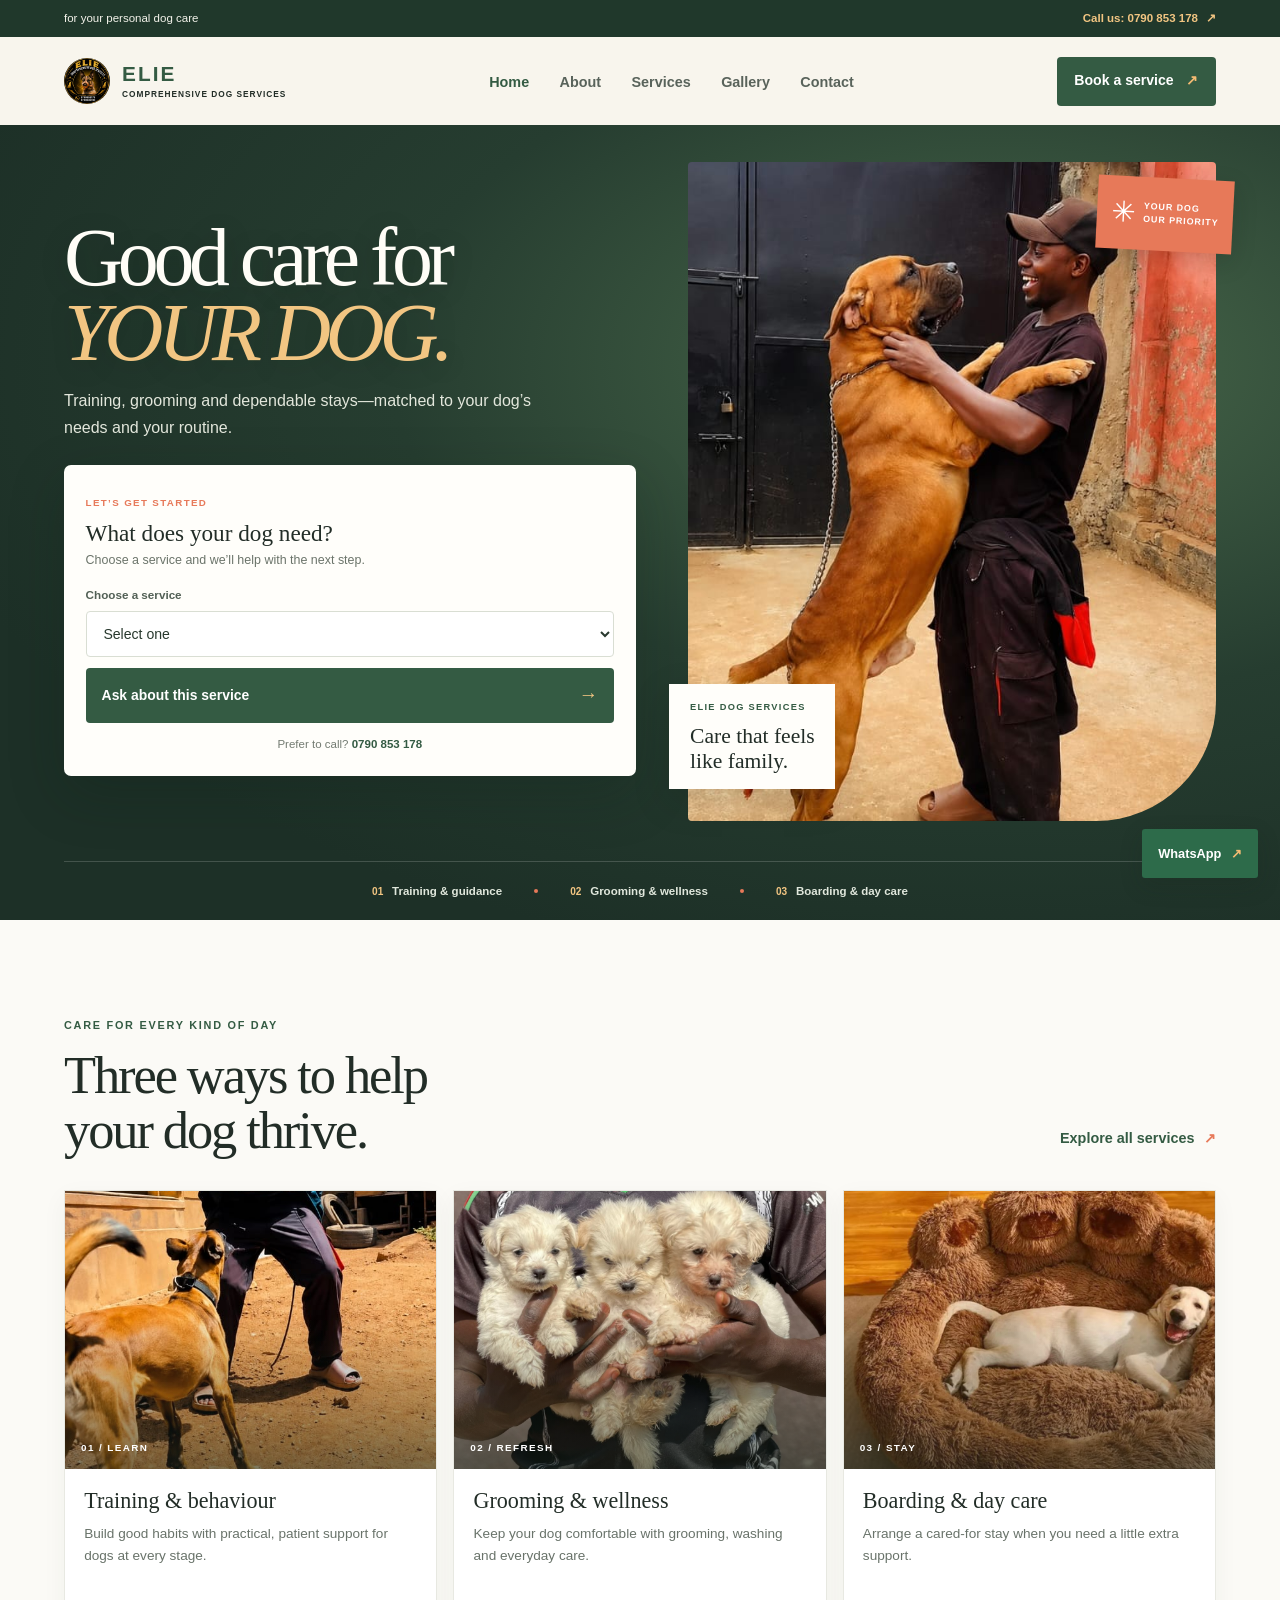
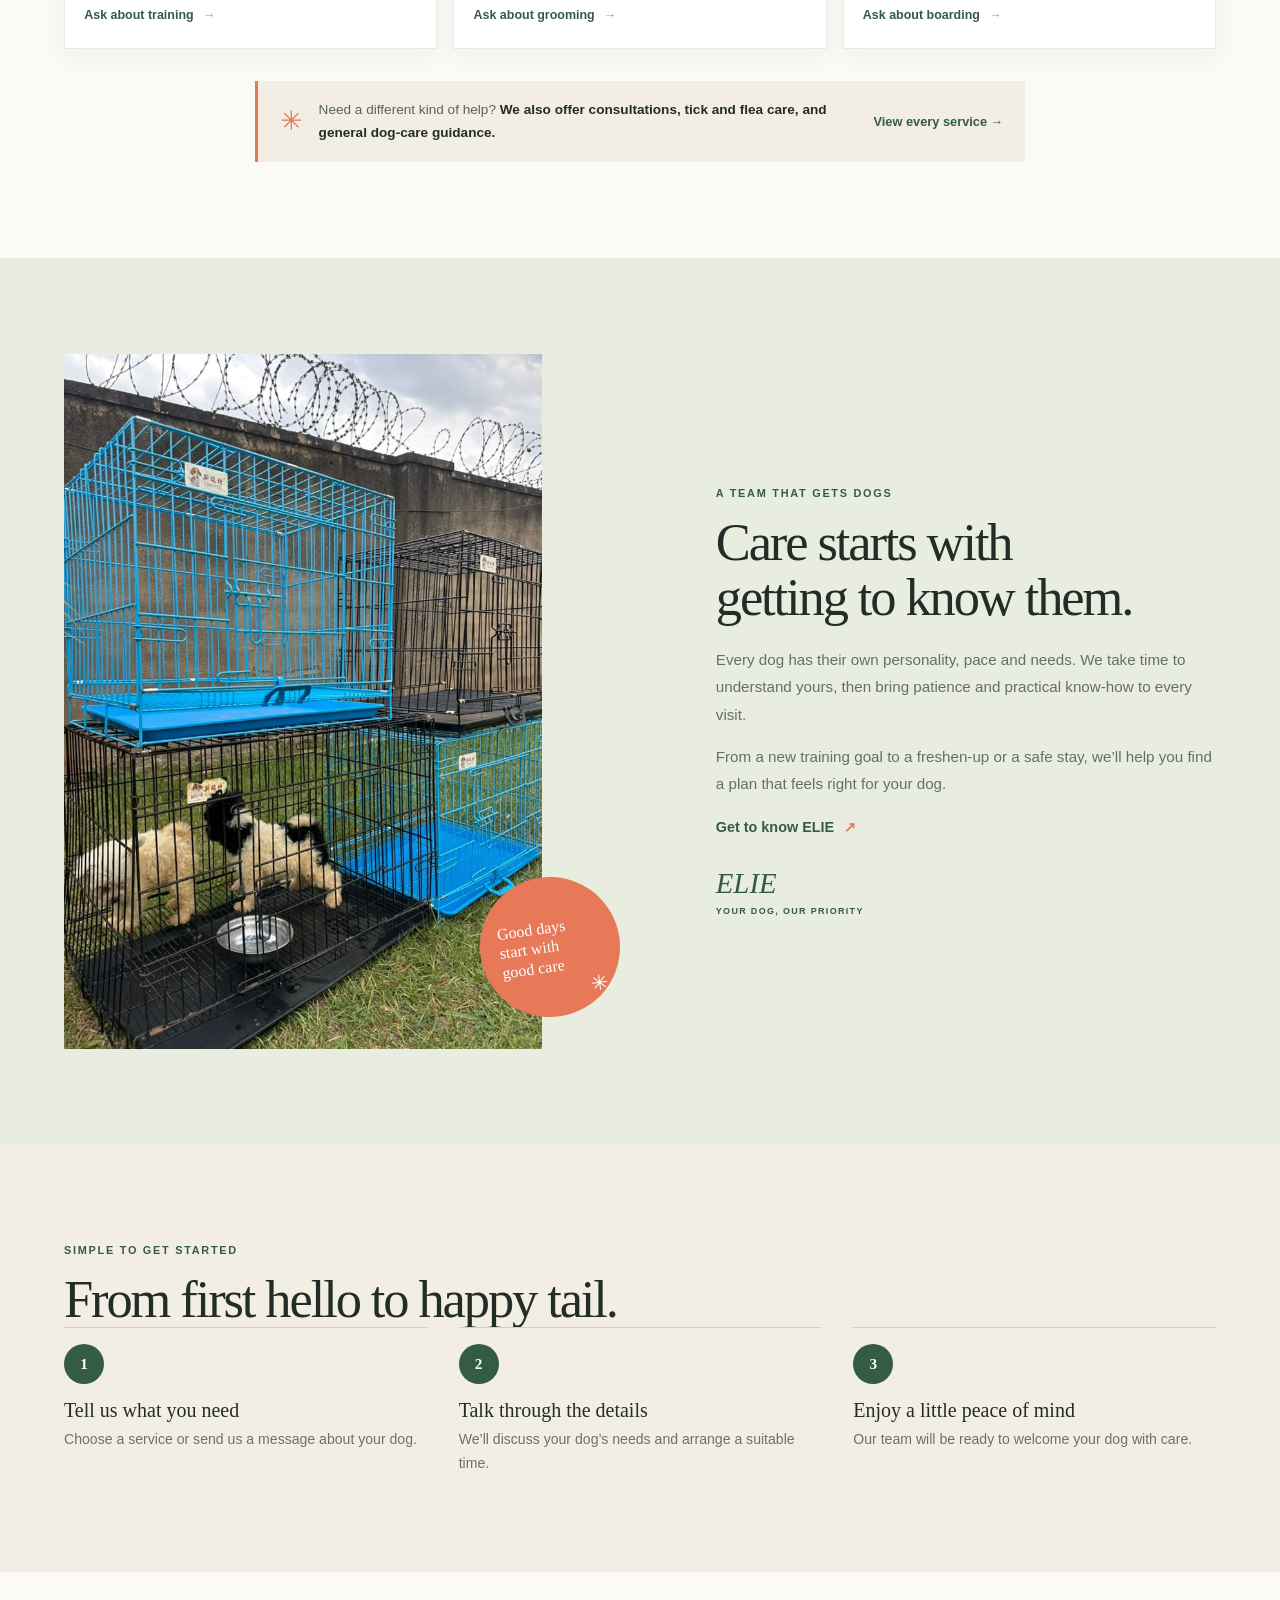
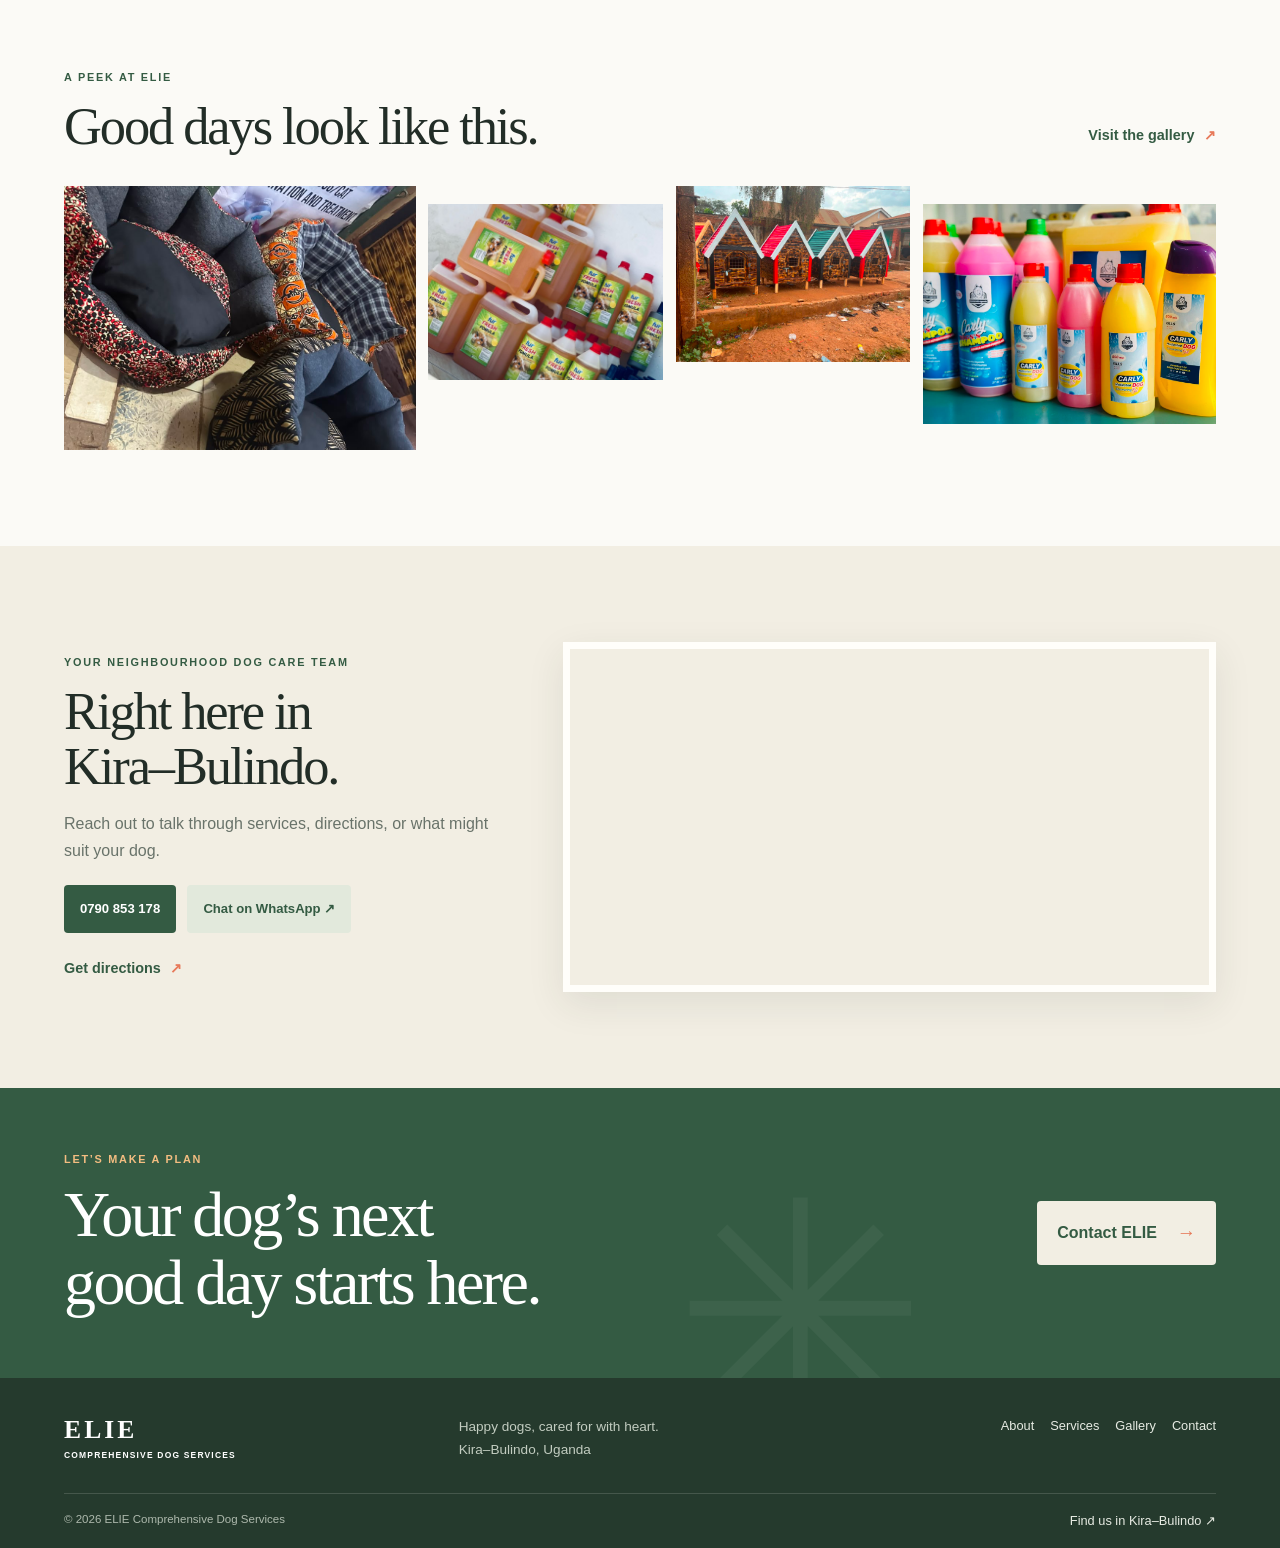
<file: index.html>
<!DOCTYPE html>
<html lang="en">
<head>
    <meta charset="UTF-8">
    <meta name="viewport" content="width=device-width, initial-scale=1.0">
    <meta name="description" content="Dog training, grooming, boarding and everyday care in Kira–Bulindo, Uganda. Meet ELIE Comprehensive Dog Services.">
    <title>ELIE Dog Services | Happy, confident dogs</title>
    <link rel="stylesheet" href="styles.css">
    <script src="navigation.js" defer></script>
</head>
<body class="home-page">
    <div class="local-ribbon"><div class="container"><span>for your personal dog care</span><a href="tel:+256790853178">Call us: 0790 853 178 <span aria-hidden="true">↗</span></a></div></div>
    <nav class="navbar" aria-label="Main navigation">
        <div class="container">
            <a class="logo" href="index.html" aria-label="ELIE Dog Services home"><img src="images/dog12.jpeg" alt=""><span><strong>ELIE</strong><small>COMPREHENSIVE DOG SERVICES</small></span></a>
            <ul class="nav-links" id="site-navigation"><li><a href="index.html" class="active">Home</a></li><li><a href="about.html">About</a></li><li><a href="services.html">Services</a></li><li><a href="gallery.html">Gallery</a></li><li><a href="contact.html">Contact</a></li></ul>
            <a class="nav-search" href="services.html" aria-label="Find a dog service"><svg viewBox="0 0 24 24" aria-hidden="true"><circle cx="10.8" cy="10.8" r="6.6"></circle><path d="m16 16 5 5"></path></svg></a>
            <button class="nav-toggle" type="button" aria-label="Open navigation" aria-expanded="false" aria-controls="site-navigation"><span></span><span></span><span></span></button>
            <a class="nav-book" href="contact.html">Book a service <span aria-hidden="true">↗</span></a>
        </div>
    </nav>

    <main>
        <section class="conversion-hero">
            <div class="container conversion-hero-grid">
                <div class="conversion-copy">
                
                    <h1>Good care for<br><em>YOUR DOG.</em></h1>
                    <p class="conversion-lede">Training, grooming and dependable stays—matched to your dog’s needs and your routine.</p>
                    <form class="quick-book" id="quick-book">
                        <div class="quick-book-heading"><span class="quick-step">LET’S GET STARTED</span><h2>What does your dog need?</h2><p>Choose a service and we’ll help with the next step.</p></div>
                        <label for="quick-service">Choose a service</label>
                        <select id="quick-service" name="service" required><option value="">Select one</option><option>Dog Training &amp; Obedience</option><option>Dog Grooming &amp; Deep Washing</option><option>Boarding &amp; Day Care</option><option>Dog Consultation &amp; Handling</option><option>Tick &amp; Flea Control</option><option>Other dog care</option></select>
                        <button type="submit">Ask about this service <span aria-hidden="true">→</span></button>
                        <p class="quick-direct">Prefer to call? <a href="tel:+256790853178">0790 853 178</a></p>
                    </form>
                </div>
                <div class="conversion-visual"><img src="images/dog10.jpeg" alt="A happy dog enjoying attentive care"><div class="visual-caption"><span>ELIE DOG SERVICES</span><strong>Care that feels<br>like family.</strong></div><div class="visual-badge"><span>✳</span><small>YOUR DOG<br>OUR PRIORITY</small></div></div>
            </div>
            <div class="container reassurance-strip"><span><b>01</b> Training &amp; guidance</span><i></i><span><b>02</b> Grooming &amp; wellness</span><i></i><span><b>03</b> Boarding &amp; day care</span></div>
        </section>

        <section class="conversion-services section">
            <div class="container">
                <div class="section-heading-row"><div><p class="section-tag">CARE FOR EVERY KIND OF DAY</p><h2>Three ways to help<br>your dog thrive.</h2></div><a class="text-link" href="services.html">Explore all services <span aria-hidden="true">↗</span></a></div>
                <div class="conversion-service-grid">
                    <article class="conversion-service-card"><a href="services.html" class="conversion-service-image"><img src="images/dog11.jpeg" alt="Dog taking part in a training session"><span>01 / LEARN</span></a><div><h3>Training &amp; behaviour</h3><p>Build good habits with practical, patient support for dogs at every stage.</p><a href="contact.html">Ask about training <span aria-hidden="true">→</span></a></div></article>
                    <article class="conversion-service-card"><a href="services.html" class="conversion-service-image"><img src="images/dog2.jpeg" alt="Dog ready for a gentle grooming"><span>02 / REFRESH</span></a><div><h3>Grooming &amp; wellness</h3><p>Keep your dog comfortable with grooming, washing and everyday care.</p><a href="contact.html">Ask about grooming <span aria-hidden="true">→</span></a></div></article>
                    <article class="conversion-service-card"><a href="services.html" class="conversion-service-image"><img src="images/dog4.jpeg" alt="Dog relaxing during care"><span>03 / STAY</span></a><div><h3>Boarding &amp; day care</h3><p>Arrange a cared-for stay when you need a little extra support.</p><a href="contact.html">Ask about boarding <span aria-hidden="true">→</span></a></div></article>
                </div>
                <div class="service-note"><span class="note-star">✳</span><p>Need a different kind of help? <strong>We also offer consultations, tick and flea care, and general dog-care guidance.</strong></p><a href="services.html">View every service <span aria-hidden="true">→</span></a></div>
            </div>
        </section>

        <section class="why-elie section"><div class="container why-grid"><div class="why-photo"><img src="images/dog5.jpeg" alt="A dog spending time with its caregiver"><span class="why-note">Good days<br>start with<br>good care <b>✳</b></span></div><div class="why-copy"><p class="section-tag">A TEAM THAT GETS DOGS</p><h2>Care starts with<br>getting to know them.</h2><p>Every dog has their own personality, pace and needs. We take time to understand yours, then bring patience and practical know-how to every visit.</p><p>From a new training goal to a freshen-up or a safe stay, we’ll help you find a plan that feels right for your dog.</p><a href="about.html" class="text-link">Get to know ELIE <span aria-hidden="true">↗</span></a><div class="why-signoff"><strong>ELIE</strong><span>YOUR DOG, OUR PRIORITY</span></div></div></div></section>

        <section class="care-steps section"><div class="container"><div class="trust-heading"><p class="section-tag">SIMPLE TO GET STARTED</p><h2>From first hello to happy tail.</h2></div><div class="care-step-grid"><article><span>1</span><h3>Tell us what you need</h3><p>Choose a service or send us a message about your dog.</p></article><article><span>2</span><h3>Talk through the details</h3><p>We’ll discuss your dog’s needs and arrange a suitable time.</p></article><article><span>3</span><h3>Enjoy a little peace of mind</h3><p>Our team will be ready to welcome your dog with care.</p></article></div></div></section>

        <section class="conversion-gallery section"><div class="container"><div class="section-heading-row"><div><p class="section-tag">A PEEK AT ELIE</p><h2>Good days look like this.</h2></div><a class="text-link" href="gallery.html">Visit the gallery <span aria-hidden="true">↗</span></a></div><div class="home-gallery-grid"><img src="images/dog3.jpeg" alt="Dog enjoying a day with ELIE"><img src="images/dog7.jpeg" alt="A dog during a care visit"><img src="images/dog9.jpeg" alt="A happy dog outdoors"><img src="images/dog6.jpeg" alt="Dog receiving attentive care"></div></div></section>

        <section class="local-section section"><div class="container local-grid"><div><p class="section-tag">YOUR NEIGHBOURHOOD DOG CARE TEAM</p><h2>Right here in<br>Kira–Bulindo.</h2><p>Reach out to talk through services, directions, or what might suit your dog.</p><div class="local-actions"><a href="tel:+256790853178" class="local-phone">0790 853 178</a><a href="https://wa.me/256790853178" target="_blank" rel="noopener noreferrer" class="local-whatsapp">Chat on WhatsApp ↗</a></div><a href="https://www.google.com/maps/search/?api=1&amp;query=0.4175833%2C32.6434444" target="_blank" rel="noopener noreferrer" class="text-link">Get directions <span aria-hidden="true">↗</span></a></div><div class="local-map"><iframe src="https://maps.google.com/maps?q=0.4175833%2C32.6434444&amp;z=15&amp;output=embed" title="Map showing ELIE Comprehensive Dog Services near Kira–Bulindo, Uganda" loading="lazy" referrerpolicy="no-referrer-when-downgrade" allowfullscreen></iframe></div></div></section>

        <section class="conversion-cta"><div class="container conversion-cta-inner"><div><p class="section-tag">LET’S MAKE A PLAN</p><h2>Your dog’s next<br>good day starts here.</h2></div><a href="contact.html" class="cta-button">Contact ELIE <span aria-hidden="true">→</span></a><span class="cta-flower" aria-hidden="true">✳</span></div></section>
    </main>

    <footer class="home-footer"><div class="container footer-top"><a class="footer-brand" href="index.html">ELIE<small>COMPREHENSIVE DOG SERVICES</small></a><p>Happy dogs, cared for with heart.<br>Kira–Bulindo, Uganda</p><div class="footer-nav"><a href="about.html">About</a><a href="services.html">Services</a><a href="gallery.html">Gallery</a><a href="contact.html">Contact</a></div></div><div class="container footer-bottom"><span>© 2026 ELIE Comprehensive Dog Services</span><a href="https://www.google.com/maps/search/?api=1&amp;query=0.4175833%2C32.6434444" target="_blank" rel="noopener noreferrer">Find us in Kira–Bulindo ↗</a></div></footer>
    <a href="https://wa.me/256790853178" target="_blank" rel="noopener noreferrer" class="whatsapp-float" aria-label="Chat with us on WhatsApp">WhatsApp <span aria-hidden="true">↗</span></a>
    <script>
        (() => {
            const quickBook = document.getElementById('quick-book');
            if (quickBook) {
                quickBook.addEventListener('submit', (event) => {
                    event.preventDefault();
                    const service = document.getElementById('quick-service').value;
                    const message = `Hello ELIE, I would like to ask about ${service}. Please let me know the next steps.`;
                    window.open(`https://wa.me/256790853178?text=${encodeURIComponent(message)}`, '_blank', 'noopener,noreferrer');
                });
            }

            const motionSafe = window.matchMedia('(prefers-reduced-motion: reduce)').matches;
            if (motionSafe || !('IntersectionObserver' in window)) return;
            document.documentElement.classList.add('motion-ready');
            const items = document.querySelectorAll('.conversion-services, .why-elie, .care-steps, .conversion-gallery, .local-section, .conversion-cta, .conversion-service-card');
            const observer = new IntersectionObserver((entries, currentObserver) => {
                entries.forEach((entry) => {
                    if (entry.isIntersecting) {
                        entry.target.classList.add('is-visible');
                        currentObserver.unobserve(entry.target);
                    }
                });
            }, { threshold: 0.14, rootMargin: '0px 0px -35px 0px' });
            items.forEach((item) => observer.observe(item));
        })();
    </script>
</body>
</html>
</file>
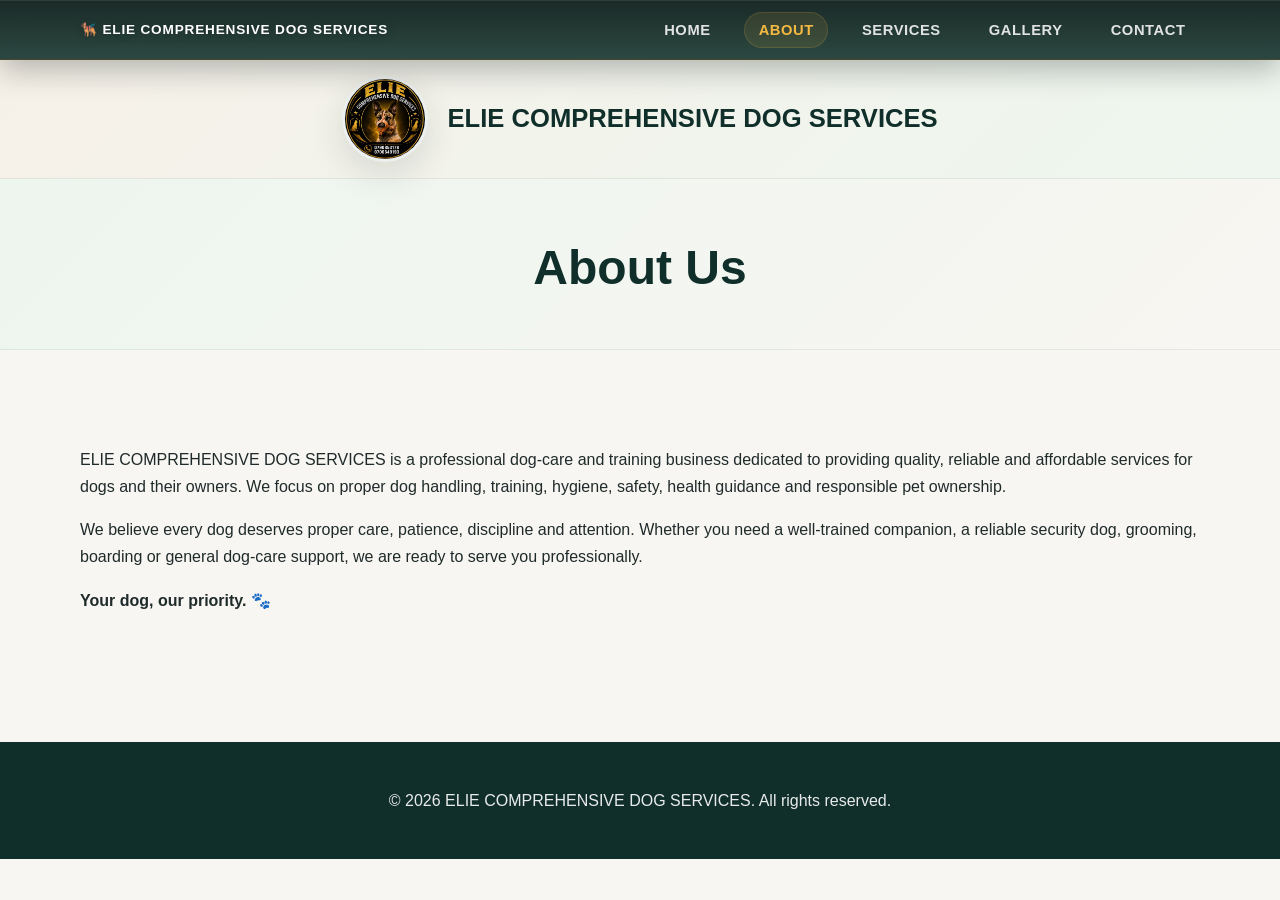
<file: about.html>
<!DOCTYPE html>
<html lang="en">
<head>
    <meta charset="UTF-8">
    <meta name="viewport" content="width=device-width, initial-scale=1.0">
    <title>About Us | ELIE Dog Services</title>
    <link rel="stylesheet" href="styles.css">
</head>
<body class="page-bg">
    <nav class="navbar">
        <div class="container">
            <div class="logo">🐕‍🦺 ELIE COMPREHENSIVE DOG SERVICES</div>
            <ul class="nav-links">
                <li><a href="index.html">Home</a></li>
                <li><a href="about.html" class="active">About</a></li>
                <li><a href="services.html">Services</a></li>
                <li><a href="gallery.html">Gallery</a></li>
                <li><a href="contact.html">Contact</a></li>
            </ul>
            <div class="nav-select-wrap">
                <select class="mobile-nav-select" aria-label="Main navigation" onchange="if (this.value) window.location.href = this.value;">
                    <option value="">Menu</option>
                    <option value="index.html">Home</option>
                    <option value="about.html" selected>About</option>
                    <option value="services.html">Services</option>
                    <option value="gallery.html">Gallery</option>
                    <option value="contact.html">Contact</option>
                </select>
            </div>
        </div>
    </nav>

    <section class="brand-strip">
        <div class="container brand-wrap">
            <div class="brand-logo-wrap">
                <img src="images/dog12.jpeg" alt="ELIE logo" class="brand-logo">
            </div>
            <div class="brand-text">
                <h2>ELIE COMPREHENSIVE DOG SERVICES</h2>
            </div>
        </div>
    </section>

    <section class="page-banner">
        <div class="container">
            <h1>About Us</h1>
        </div>
    </section>

    <section class="section">
        <div class="container">
            <div class="contact-box">
                <p class="about-text">
                    ELIE COMPREHENSIVE DOG SERVICES is a professional dog-care and training business dedicated to providing quality, reliable and affordable services for dogs and their owners. We focus on proper dog handling, training, hygiene, safety, health guidance and responsible pet ownership.
                </p>
                <p class="about-text" style="margin-top: 1rem;">
                    We believe every dog deserves proper care, patience, discipline and attention. Whether you need a well-trained companion, a reliable security dog, grooming, boarding or general dog-care support, we are ready to serve you professionally.
                </p>
                <p class="about-text" style="margin-top: 1rem;">
                    <strong>Your dog, our priority. 🐾</strong>
                </p>
            </div>
        </div>
    </section>

    <footer>
        <div class="container">
            <p>&copy; 2026 ELIE COMPREHENSIVE DOG SERVICES. All rights reserved.</p>
        </div>
    </footer>
</body>
</html>
</file>
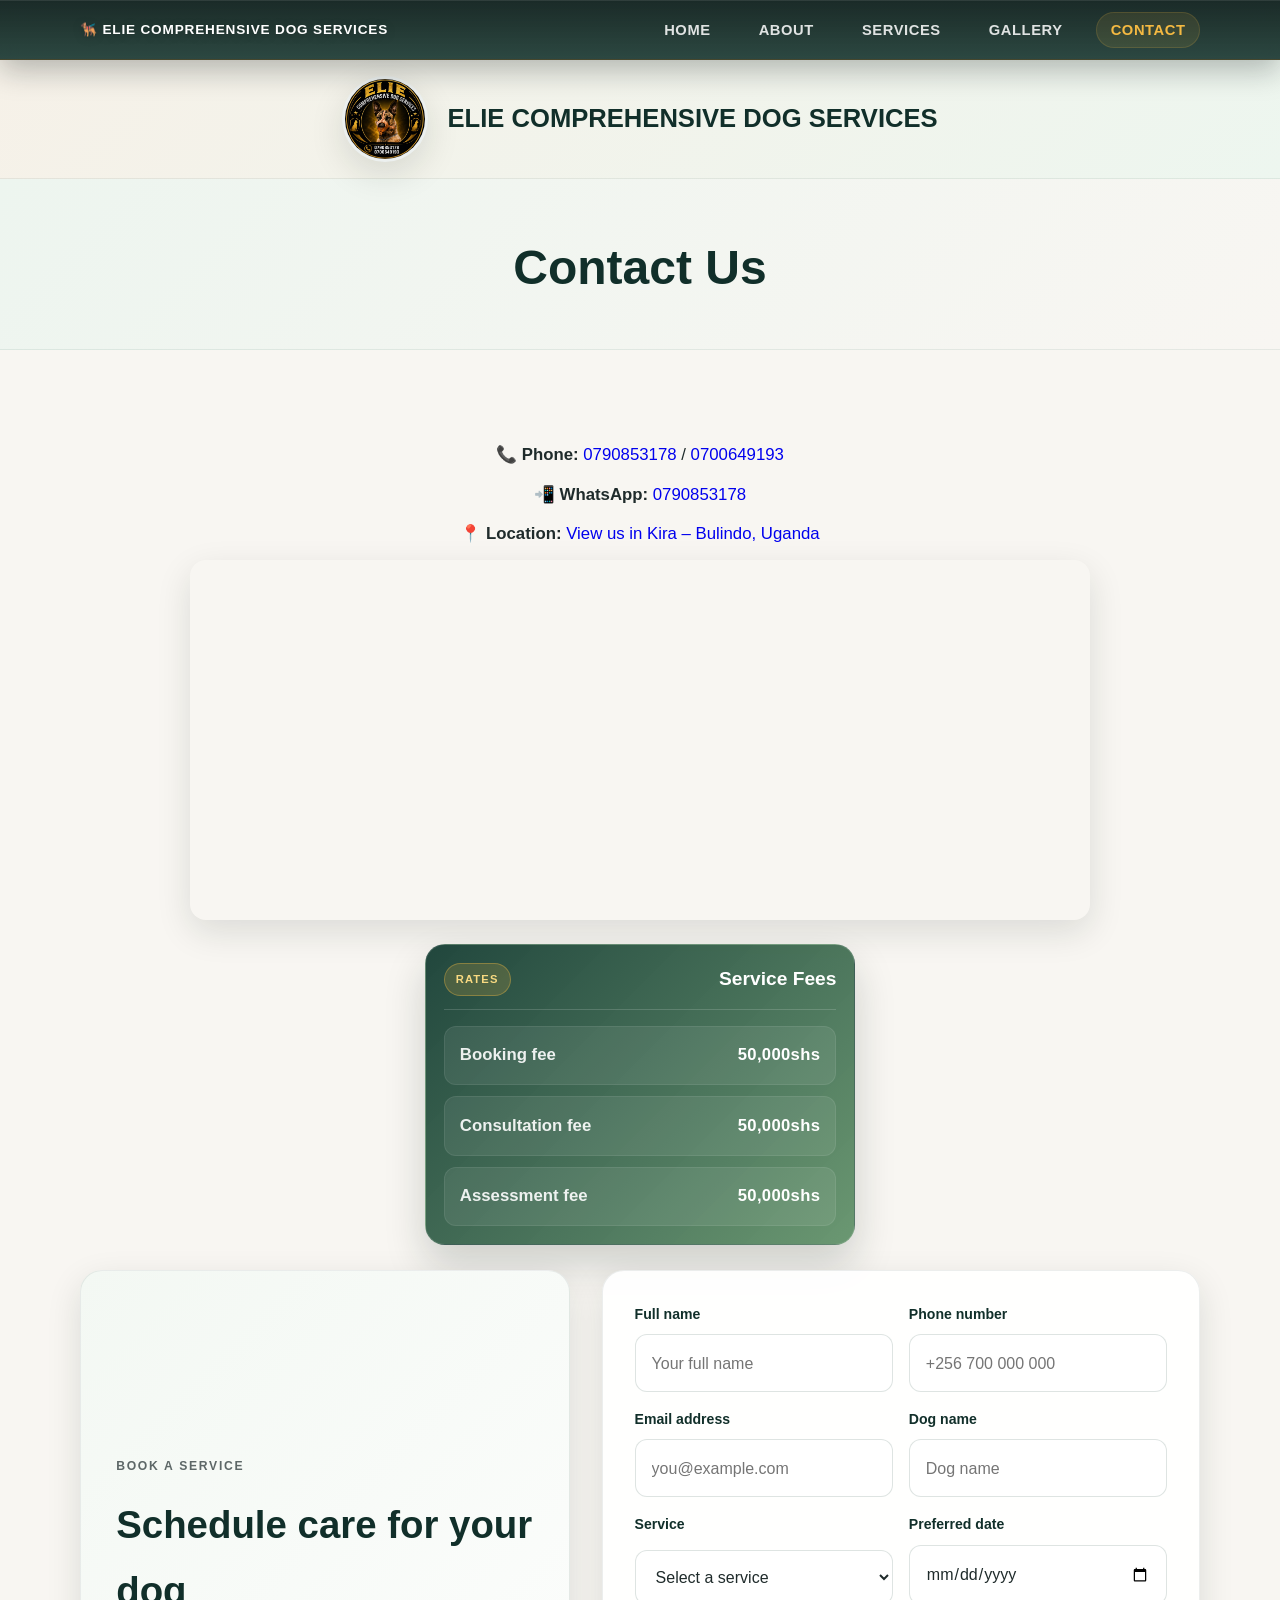
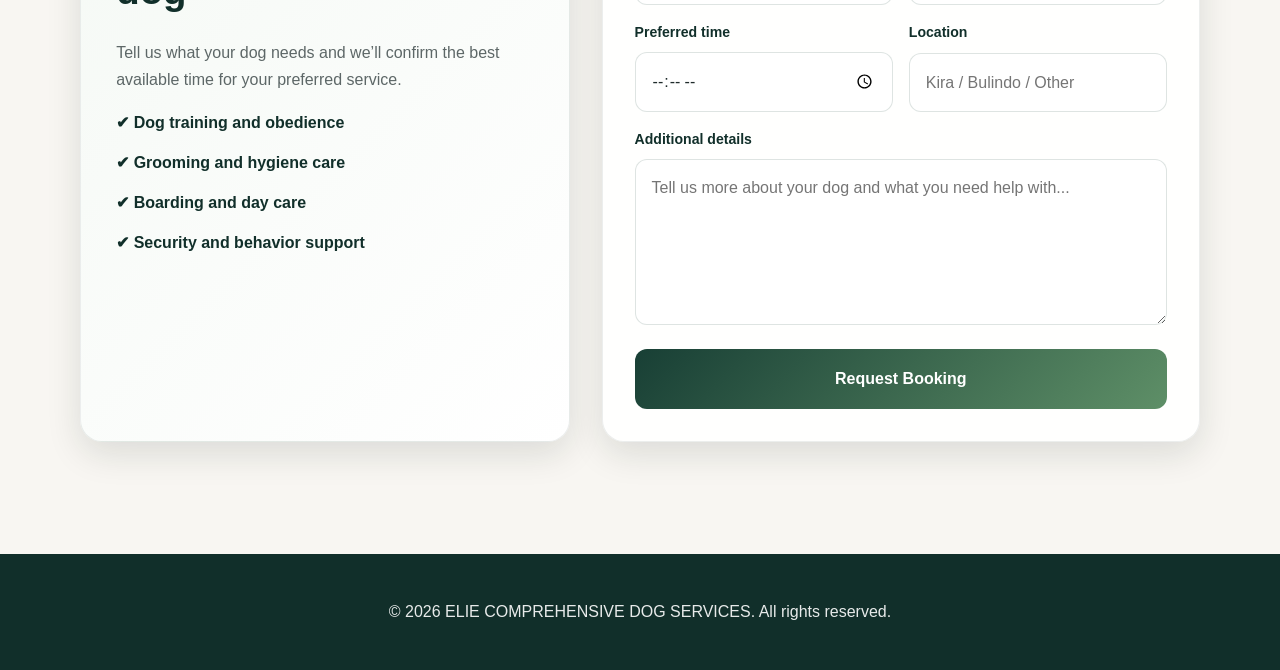
<file: contact.html>
<!DOCTYPE html>
<html lang="en">
<head>
    <meta charset="UTF-8">
    <meta name="viewport" content="width=device-width, initial-scale=1.0">
    <title>Contact | ELIE Dog Services</title>
    <link rel="stylesheet" href="styles.css">
</head>
<body class="page-bg">
    <nav class="navbar">
        <div class="container">
            <div class="logo">🐕‍🦺 ELIE COMPREHENSIVE DOG SERVICES</div>
            <ul class="nav-links">
                <li><a href="index.html">Home</a></li>
                <li><a href="about.html">About</a></li>
                <li><a href="services.html">Services</a></li>
                <li><a href="gallery.html">Gallery</a></li>
                <li><a href="contact.html" class="active">Contact</a></li>
            </ul>
            <div class="nav-select-wrap">
                <select class="mobile-nav-select" aria-label="Main navigation" onchange="if (this.value) window.location.href = this.value;">
                    <option value="">Menu</option>
                    <option value="index.html">Home</option>
                    <option value="about.html">About</option>
                    <option value="services.html">Services</option>
                    <option value="gallery.html">Gallery</option>
                    <option value="contact.html" selected>Contact</option>
                </select>
            </div>
        </div>
    </nav>

    <section class="brand-strip">
        <div class="container brand-wrap">
            <div class="brand-logo-wrap">
                <img src="images/dog12.jpeg" alt="ELIE logo" class="brand-logo">
            </div>
            <div class="brand-text">
                <h2>ELIE COMPREHENSIVE DOG SERVICES</h2>
            </div>
        </div>
    </section>

    <section class="page-banner">
        <div class="container">
            <h1>Contact Us</h1>
        </div>
    </section>

    <section class="section">
        <div class="container">
            <div class="contact-box">
                <div class="contact-info">
                    <p>📞 <strong>Phone:</strong> <a href="tel:+256790853178">0790853178</a> / <a href="tel:+256700649193">0700649193</a></p>
                    <p>📲 <strong>WhatsApp:</strong> <a href="https://wa.me/256790853178" target="_blank" rel="noopener noreferrer">0790853178</a></p>
                    <p>📍 <strong>Location:</strong> <a href="https://www.google.com/maps/search/?api=1&amp;query=0.4175833%2C32.6434444" target="_blank" rel="noopener noreferrer">View us in Kira – Bulindo, Uganda</a></p>

                    <div class="location-map">
                        <iframe
                            src="https://maps.google.com/maps?q=0.4175833%2C32.6434444&amp;z=16&amp;output=embed"
                            title="Map showing ELIE Comprehensive Dog Services location in Kira–Bulindo, Uganda"
                            loading="lazy"
                            referrerpolicy="no-referrer-when-downgrade"
                            allowfullscreen
                        ></iframe>
                    </div>

                    <div class="pricing-card" aria-label="Pricing information">
                        <div class="pricing-header">
                            <span class="pricing-badge">Rates</span>
                            <h3>Service Fees</h3>
                        </div>

                        <div class="pricing-list">
                            <div class="pricing-item">
                                <span>Booking fee</span>
                                <strong>50,000shs</strong>
                            </div>
                            <div class="pricing-item">
                                <span>Consultation fee</span>
                                <strong>50,000shs</strong>
                            </div>
                            <div class="pricing-item">
                                <span>Assessment fee</span>
                                <strong>50,000shs</strong>
                            </div>
                        </div>
                    </div>
                </div>

               
            </div>

            <div class="booking-shell">
                <div class="booking-info">
                    <p class="section-tag">Book a service</p>
                    <h2>Schedule care for your dog</h2>
                    <p>Tell us what your dog needs and we’ll confirm the best available time for your preferred service.</p>

                    <ul class="booking-points">
                        <li>✔ Dog training and obedience</li>
                        <li>✔ Grooming and hygiene care</li>
                        <li>✔ Boarding and day care</li>
                        <li>✔ Security and behavior support</li>
                    </ul>
                </div>

                <div class="booking-card">
                    <form id="booking-form" class="booking-form">
                        <div class="field-row">
                            <div class="form-group">
                                <label for="name">Full name</label>
                                <input id="name" type="text" placeholder="Your full name" class="input-control" required>
                            </div>

                            <div class="form-group">
                                <label for="phone">Phone number</label>
                                <input id="phone" type="tel" placeholder="+256 700 000 000" class="input-control" required>
                            </div>
                        </div>

                        <div class="field-row">
                            <div class="form-group">
                                <label for="email">Email address</label>
                                <input id="email" type="email" placeholder="you@example.com" class="input-control">
                            </div>

                            <div class="form-group">
                                <label for="dog-name">Dog name</label>
                                <input id="dog-name" type="text" placeholder="Dog name" class="input-control">
                            </div>
                        </div>

                        <div class="field-row">
                            <div class="form-group">
                                <label for="service">Service</label>
                                <select id="service" class="select-control" required>
                                    <option value="">Select a service</option>
                                    <option>Dog Training & Obedience</option>
                                    <option>Security & Aggression Training</option>
                                    <option>Dog Grooming & Deep Washing</option>
                                    <option>Boarding & Day Care</option>
                                    <option>Dog Consultation & Handling</option>
                                    <option>Vaccination / Vet Guidance</option>
                                    <option>Other</option>
                                </select>
                            </div>

                            <div class="form-group">
                                <label for="date">Preferred date</label>
                                <input id="date" type="date" class="input-control">
                            </div>
                        </div>

                        <div class="field-row">
                            <div class="form-group">
                                <label for="time">Preferred time</label>
                                <input id="time" type="time" class="input-control">
                            </div>

                            <div class="form-group">
                                <label for="location">Location</label>
                                <input id="location" type="text" placeholder="Kira / Bulindo / Other" class="input-control">
                            </div>
                        </div>

                        <div class="form-group full-width">
                            <label for="message">Additional details</label>
                            <textarea id="message" rows="5" placeholder="Tell us more about your dog and what you need help with..." class="textarea-control"></textarea>
                        </div>

                        <div class="form-actions">
                            <button type="submit" class="booking-button">Request Booking</button>
                        </div>
                    </form>
                </div>
            </div>
        </div>
    </section>

    <footer>
        <div class="container">
            <p>&copy; 2026 ELIE COMPREHENSIVE DOG SERVICES. All rights reserved.</p>
        </div>
    </footer>

    <script>
        document.addEventListener('DOMContentLoaded', function () {
            const bookingForm = document.getElementById('booking-form');
            if (!bookingForm) return;

            bookingForm.addEventListener('submit', function (event) {
                event.preventDefault();

                const formValues = {
                    name: document.getElementById('name').value.trim(),
                    phone: document.getElementById('phone').value.trim(),
                    email: document.getElementById('email').value.trim(),
                    dogName: document.getElementById('dog-name').value.trim(),
                    service: document.getElementById('service').value,
                    date: document.getElementById('date').value,
                    time: document.getElementById('time').value,
                    location: document.getElementById('location').value.trim(),
                    message: document.getElementById('message').value.trim()
                };

                const bookingText = [
                    'New dog service booking request',
                    `Full name: ${formValues.name || 'Not provided'}`,
                    `Phone: ${formValues.phone || 'Not provided'}`,
                    `Email: ${formValues.email || 'Not provided'}`,
                    `Dog name: ${formValues.dogName || 'Not provided'}`,
                    `Service: ${formValues.service || 'Not provided'}`,
                    `Preferred date: ${formValues.date || 'Not provided'}`,
                    `Preferred time: ${formValues.time || 'Not provided'}`,
                    `Location: ${formValues.location || 'Not provided'}`,
                    `Additional details: ${formValues.message || 'None'}`
                ].join('\n');

                const whatsappNumber = '256790853178';
                const whatsappUrl = `https://wa.me/${whatsappNumber}?text=${encodeURIComponent(bookingText)}`;
                window.open(whatsappUrl, '_blank', 'noopener,noreferrer');
                bookingForm.reset();
            });
        });
    </script>
</body>
</html>
</file>
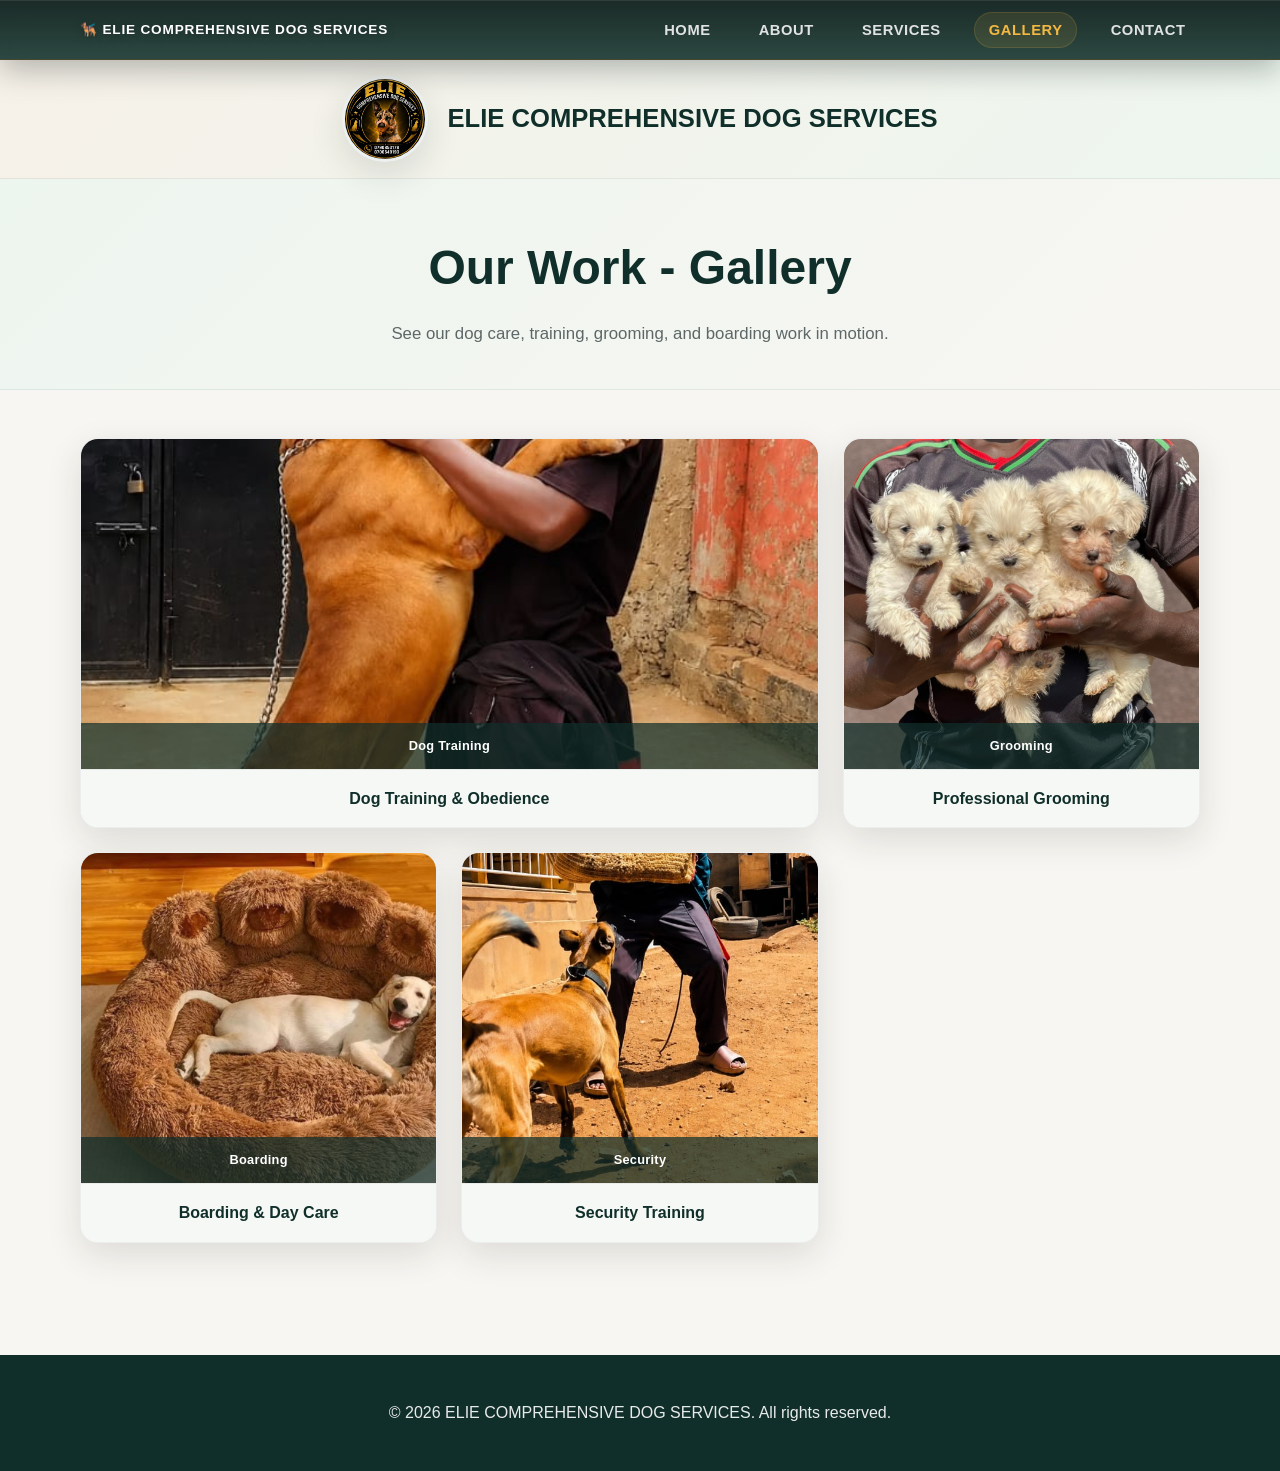
<file: gallery.html>
<!DOCTYPE html>
<html lang="en">
<head>
    <meta charset="UTF-8">
    <meta name="viewport" content="width=device-width, initial-scale=1.0">
    <title>Gallery | ELIE Dog Services</title>
    <link rel="stylesheet" href="styles.css">
</head>
<body class="page-bg">
    <nav class="navbar">
        <div class="container">
            <div class="logo">🐕‍🦺 ELIE COMPREHENSIVE DOG SERVICES</div>
            <ul class="nav-links">
                <li><a href="index.html">Home</a></li>
                <li><a href="about.html">About</a></li>
                <li><a href="services.html">Services</a></li>
                <li><a href="gallery.html" class="active">Gallery</a></li>
                <li><a href="contact.html">Contact</a></li>
            </ul>
            <div class="nav-select-wrap">
                <select class="mobile-nav-select" aria-label="Main navigation" onchange="if (this.value) window.location.href = this.value;">
                    <option value="">Menu</option>
                    <option value="index.html">Home</option>
                    <option value="about.html">About</option>
                    <option value="services.html">Services</option>
                    <option value="gallery.html" selected>Gallery</option>
                    <option value="contact.html">Contact</option>
                </select>
            </div>
        </div>
    </nav>

    <section class="brand-strip">
        <div class="container brand-wrap">
            <div class="brand-logo-wrap">
                <img src="images/dog12.jpeg" alt="ELIE logo" class="brand-logo">
            </div>
            <div class="brand-text">
                <h2>ELIE COMPREHENSIVE DOG SERVICES</h2>
            </div>
        </div>
    </section>

    <section class="page-banner">
        <div class="container">
            <h1>Our Work - Gallery</h1>
            <p>See our dog care, training, grooming, and boarding work in motion.</p>
        </div>
    </section>

    <section class="section gallery-page-section">
        <div class="container">
            <div class="gallery-layout">

                <div class="gallery-card featured">
                    <div class="gallery-slideshow">
                        <div class="slides">
                            <div class="slide">
                                <img src="images/dog10.jpeg" alt="Dog Training 1">
                                <span class="slide-label">Dog Training</span>
                            </div>
                            <div class="slide">
                                <img src="images/dog11.jpeg" alt="Dog Training 2">
                                <span class="slide-label">Dog Training</span>
                            </div>
                            <div class="slide">
                                <img src="images/dog10.jpeg" alt="Dog Training 3">
                                <span class="slide-label">Dog Training</span>
                            </div>
                            <div class="slide">
                                <img src="images/dog11.jpeg" alt="Dog Training 4">
                                <span class="slide-label">Dog Training</span>
                            </div>
                        </div>
                    </div>
                    <div class="gallery-caption">Dog Training & Obedience</div>
                </div>

                <div class="gallery-card">
                    <div class="gallery-slideshow">
                        <div class="slides">
                            <div class="slide">
                                <img src="images/dog2.jpeg" alt="Grooming 1">
                                <span class="slide-label">Grooming</span>
                            </div>
                            <div class="slide">
                                <img src="images/dog3.jpeg" alt="Grooming 2">
                                <span class="slide-label">Grooming</span>
                            </div>
                            <div class="slide">
                                <img src="images/dog2.jpeg" alt="Grooming 3">
                                <span class="slide-label">Grooming</span>
                            </div>
                            <div class="slide">
                                <img src="images/dog3.jpeg" alt="Grooming 4">
                                <span class="slide-label">Grooming</span>
                            </div>
                        </div>
                    </div>
                    <div class="gallery-caption">Professional Grooming</div>
                </div>

                <div class="gallery-card">
                    <div class="gallery-slideshow">
                        <div class="slides">
                            <div class="slide">
                                <img src="images/dog4.jpeg" alt="Boarding 1">
                                <span class="slide-label">Boarding</span>
                            </div>
                            <div class="slide">
                                <img src="images/dog9.jpeg" alt="Boarding 2">
                                <span class="slide-label">Boarding</span>
                            </div>
                            <div class="slide">
                                <img src="images/dog5.jpeg" alt="Boarding 3">
                                <span class="slide-label">Boarding</span>
                            </div>
                            <div class="slide">
                                <img src="images/dog9.jpeg" alt="Boarding 4">
                                <span class="slide-label">Boarding</span>
                            </div>
                        </div>
                    </div>
                    <div class="gallery-caption">Boarding & Day Care</div>
                </div>

                <div class="gallery-card">
                    <div class="gallery-slideshow">
                        <div class="slides">
                            <div class="slide">
                                <img src="images/dog11.jpeg" alt="Security 1">
                                <span class="slide-label">Security</span>
                            </div>
                            <div class="slide">
                                <img src="images/dog10.jpeg" alt="Security 2">
                                <span class="slide-label">Security</span>
                            </div>
                            <div class="slide">
                                <img src="images/dog11.jpeg" alt="Security 3">
                                <span class="slide-label">Security</span>
                            </div>
                            <div class="slide">
                                <img src="images/dog10.jpeg" alt="Security 4">
                                <span class="slide-label">Security</span>
                            </div>
                        </div>
                    </div>
                    <div class="gallery-caption">Security Training</div>
                </div>

            </div>
        </div>
    </section>

    <footer>
        <div class="container">
            <p>&copy; 2026 ELIE COMPREHENSIVE DOG SERVICES. All rights reserved.</p>
        </div>
    </footer>
</body>
</html>
</file>
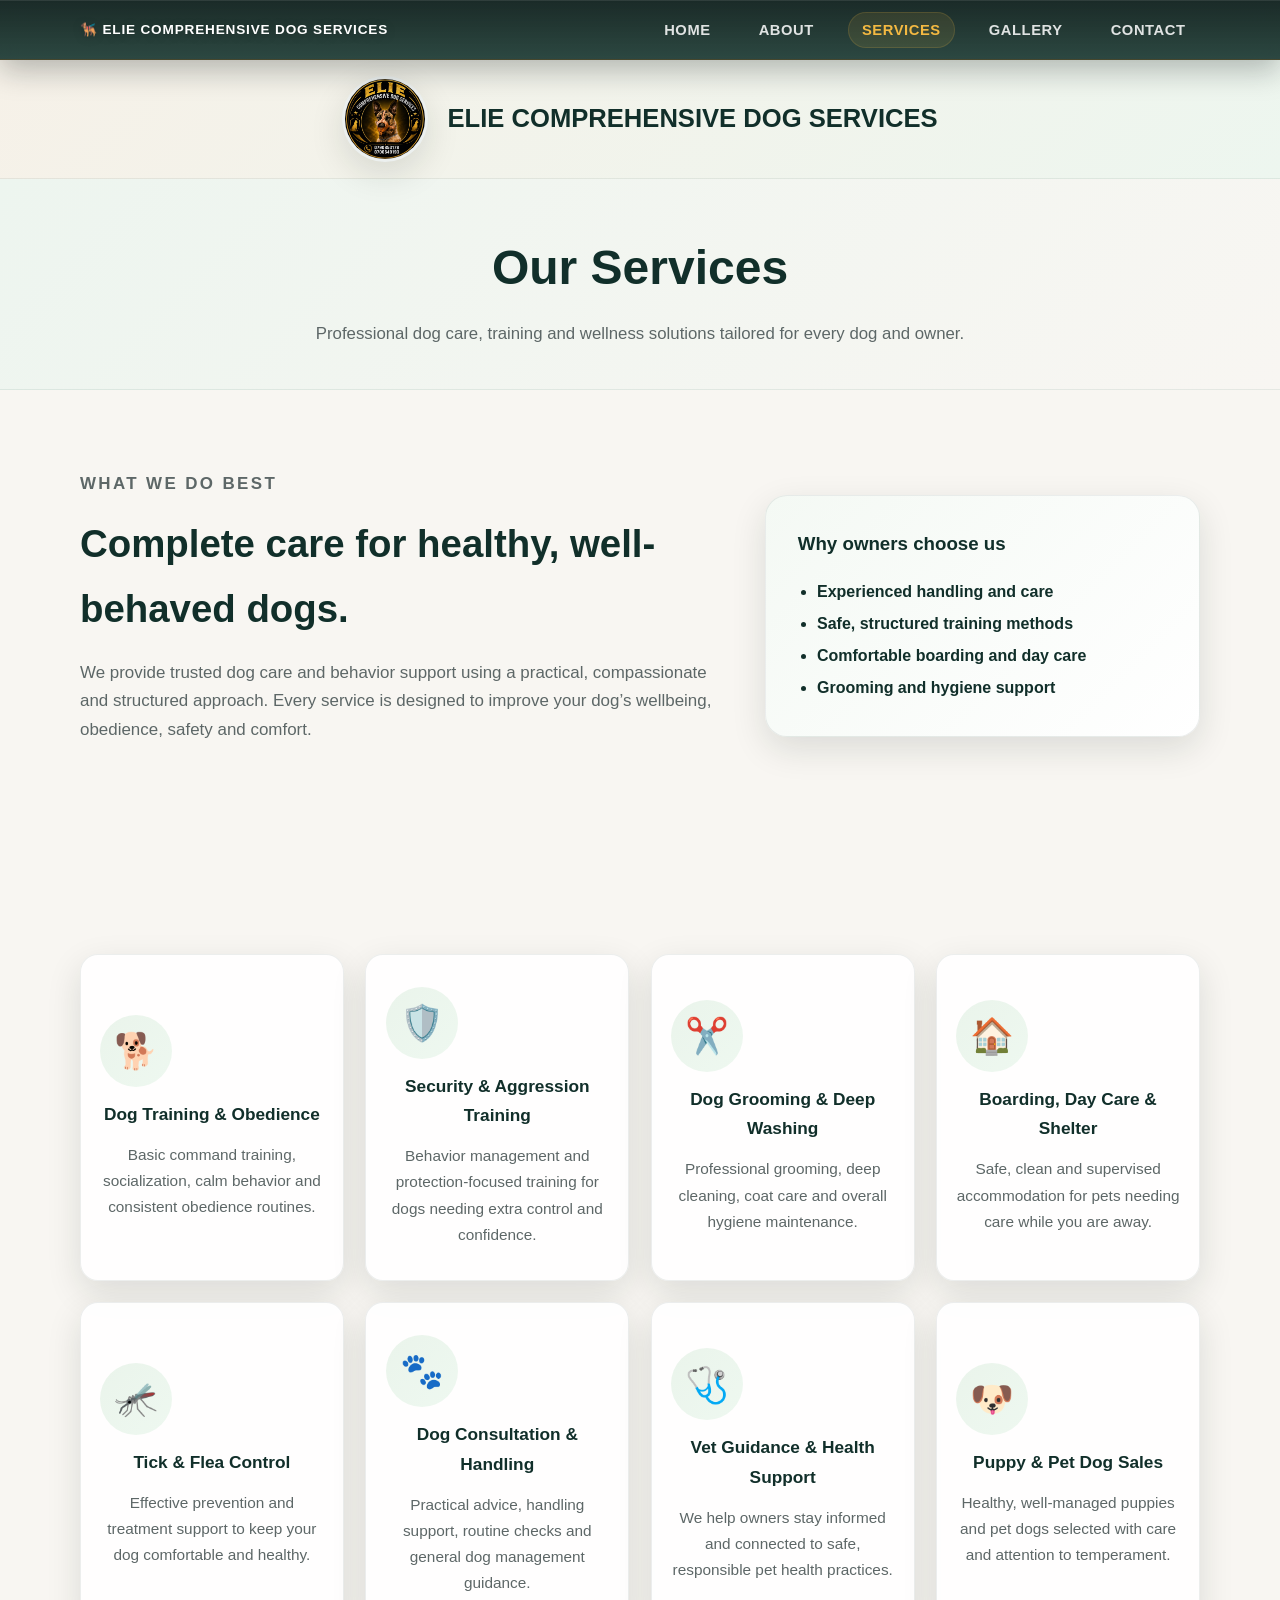
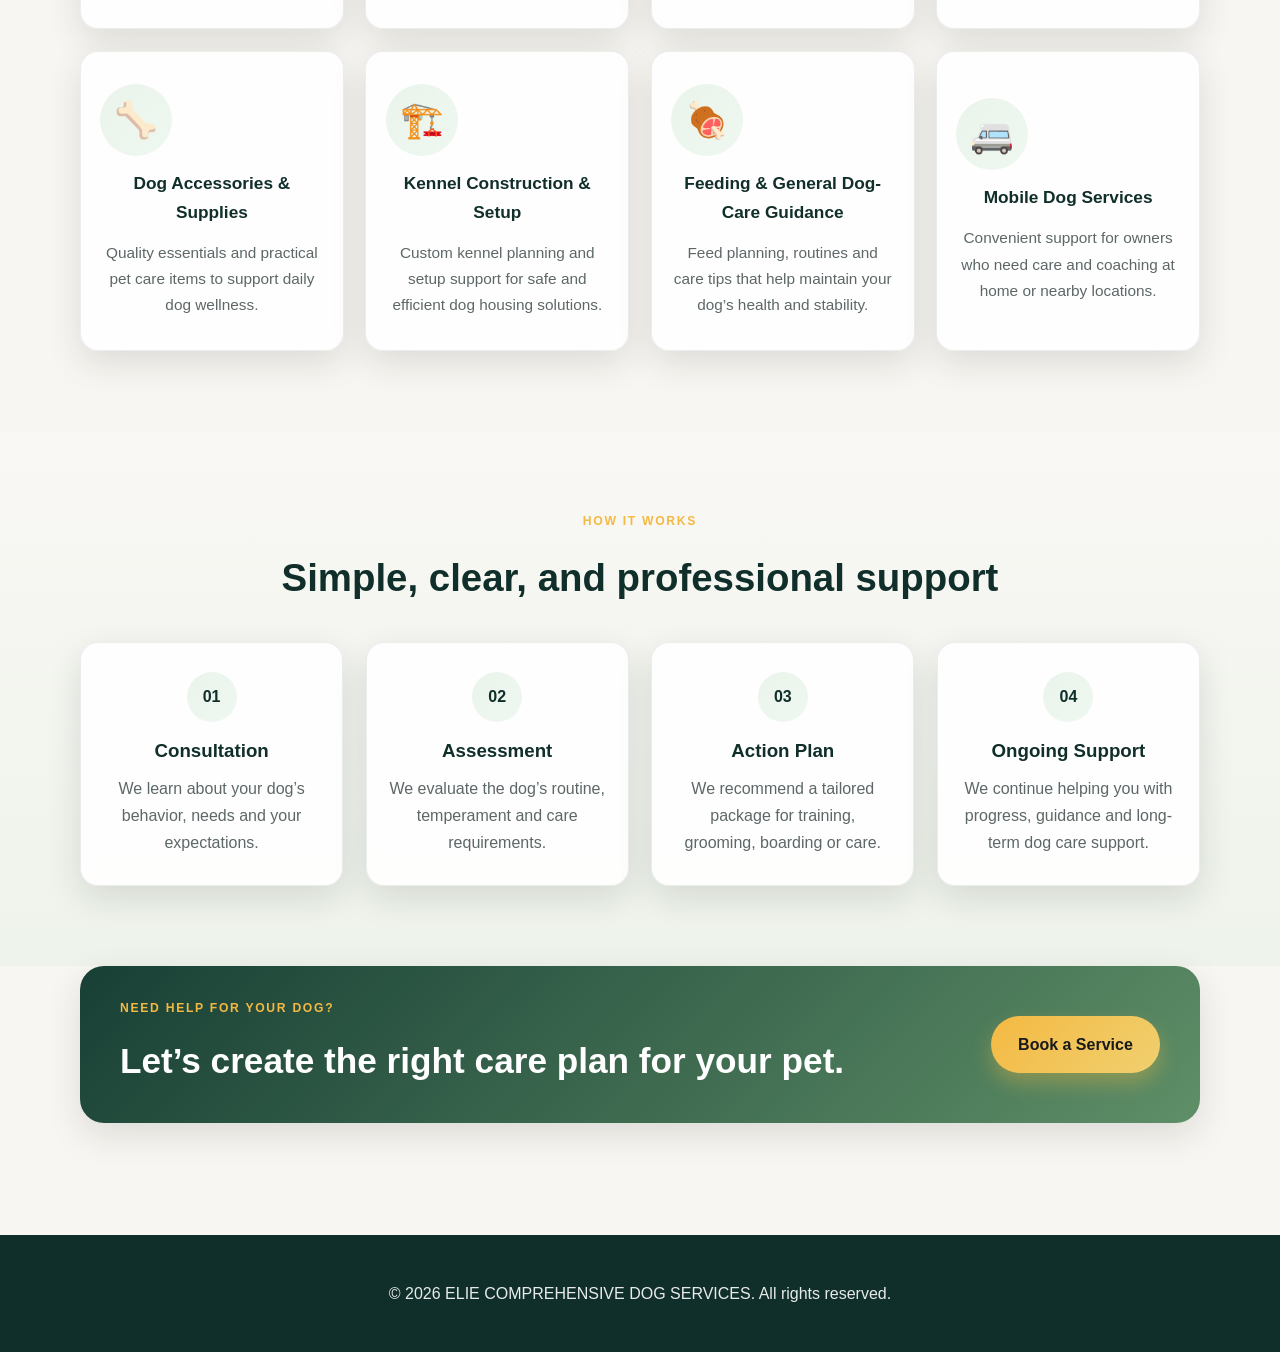
<file: services.html>
<!DOCTYPE html>
<html lang="en">
<head>
    <meta charset="UTF-8">
    <meta name="viewport" content="width=device-width, initial-scale=1.0">
    <title>Our Services | ELIE Dog Services</title>
    <link rel="stylesheet" href="styles.css">
</head>
<body class="page-bg">
    <nav class="navbar">
        <div class="container">
            <div class="logo">🐕‍🦺 ELIE COMPREHENSIVE DOG SERVICES</div>
            <ul class="nav-links">
                <li><a href="index.html">Home</a></li>
                <li><a href="about.html">About</a></li>
                <li><a href="services.html" class="active">Services</a></li>
                <li><a href="gallery.html">Gallery</a></li>
                <li><a href="contact.html">Contact</a></li>
            </ul>
            <div class="nav-select-wrap">
                <select class="mobile-nav-select" aria-label="Main navigation" onchange="if (this.value) window.location.href = this.value;">
                    <option value="">Menu</option>
                    <option value="index.html">Home</option>
                    <option value="about.html">About</option>
                    <option value="services.html" selected>Services</option>
                    <option value="gallery.html">Gallery</option>
                    <option value="contact.html">Contact</option>
                </select>
            </div>
        </div>
    </nav>

    <section class="brand-strip">
        <div class="container brand-wrap">
            <div class="brand-logo-wrap">
                <img src="images/dog12.jpeg" alt="ELIE logo" class="brand-logo">
            </div>
            <div class="brand-text">
                <h2>ELIE COMPREHENSIVE DOG SERVICES</h2>
            </div>
        </div>
    </section>

    <section class="page-banner">
        <div class="container">
            <h1>Our Services</h1>
            <p>Professional dog care, training and wellness solutions tailored for every dog and owner.</p>
        </div>
    </section>

    <section class="section">
        <div class="container">
            <div class="service-hero">
                <div class="service-hero-copy">
                    <p class="section-tag">What we do best</p>
                    <h2>Complete care for healthy, well-behaved dogs.</h2>
                    <p>We provide trusted dog care and behavior support using a practical, compassionate and structured approach. Every service is designed to improve your dog’s wellbeing, obedience, safety and comfort.</p>
                </div>
                <div class="service-hero-card">
                    <h3>Why owners choose us</h3>
                    <ul>
                        <li>Experienced handling and care</li>
                        <li>Safe, structured training methods</li>
                        <li>Comfortable boarding and day care</li>
                        <li>Grooming and hygiene support</li>
                    </ul>
                </div>
            </div>
        </div>
    </section>

    <section class="section">
        <div class="container">
            <div class="services-grid services-grid-large">
                <div class="service-card">
                    <span class="icon">🐕</span>
                    <h3>Dog Training & Obedience</h3>
                    <p>Basic command training, socialization, calm behavior and consistent obedience routines.</p>
                </div>

                <div class="service-card">
                    <span class="icon">🛡️</span>
                    <h3>Security & Aggression Training</h3>
                    <p>Behavior management and protection-focused training for dogs needing extra control and confidence.</p>
                </div>

                <div class="service-card">
                    <span class="icon">✂️</span>
                    <h3>Dog Grooming & Deep Washing</h3>
                    <p>Professional grooming, deep cleaning, coat care and overall hygiene maintenance.</p>
                </div>

                <div class="service-card">
                    <span class="icon">🏠</span>
                    <h3>Boarding, Day Care & Shelter</h3>
                    <p>Safe, clean and supervised accommodation for pets needing care while you are away.</p>
                </div>

                <div class="service-card">
                    <span class="icon">🦟</span>
                    <h3>Tick & Flea Control</h3>
                    <p>Effective prevention and treatment support to keep your dog comfortable and healthy.</p>
                </div>

                <div class="service-card">
                    <span class="icon">🐾</span>
                    <h3>Dog Consultation & Handling</h3>
                    <p>Practical advice, handling support, routine checks and general dog management guidance.</p>
                </div>

                <div class="service-card">
                    <span class="icon">🩺</span>
                    <h3>Vet Guidance & Health Support</h3>
                    <p>We help owners stay informed and connected to safe, responsible pet health practices.</p>
                </div>

                <div class="service-card">
                    <span class="icon">🐶</span>
                    <h3>Puppy & Pet Dog Sales</h3>
                    <p>Healthy, well-managed puppies and pet dogs selected with care and attention to temperament.</p>
                </div>

                <div class="service-card">
                    <span class="icon">🦴</span>
                    <h3>Dog Accessories & Supplies</h3>
                    <p>Quality essentials and practical pet care items to support daily dog wellness.</p>
                </div>

                <div class="service-card">
                    <span class="icon">🏗️</span>
                    <h3>Kennel Construction & Setup</h3>
                    <p>Custom kennel planning and setup support for safe and efficient dog housing solutions.</p>
                </div>

                <div class="service-card">
                    <span class="icon">🍖</span>
                    <h3>Feeding & General Dog-Care Guidance</h3>
                    <p>Feed planning, routines and care tips that help maintain your dog’s health and stability.</p>
                </div>

                <div class="service-card">
                    <span class="icon">🚐</span>
                    <h3>Mobile Dog Services</h3>
                    <p>Convenient support for owners who need care and coaching at home or nearby locations.</p>
                </div>
            </div>
        </div>
    </section>

    <section class="section service-process">
        <div class="container">
            <p class="section-tag center">How it works</p>
            <h2>Simple, clear, and professional support</h2>

            <div class="process-grid">
                <div class="process-step">
                    <span>01</span>
                    <h3>Consultation</h3>
                    <p>We learn about your dog’s behavior, needs and your expectations.</p>
                </div>

                <div class="process-step">
                    <span>02</span>
                    <h3>Assessment</h3>
                    <p>We evaluate the dog’s routine, temperament and care requirements.</p>
                </div>

                <div class="process-step">
                    <span>03</span>
                    <h3>Action Plan</h3>
                    <p>We recommend a tailored package for training, grooming, boarding or care.</p>
                </div>

                <div class="process-step">
                    <span>04</span>
                    <h3>Ongoing Support</h3>
                    <p>We continue helping you with progress, guidance and long-term dog care support.</p>
                </div>
            </div>
        </div>
    </section>

    <section class="section cta-banner">
        <div class="container">
            <div class="cta-box">
                <div>
                    <p class="section-tag">Need help for your dog?</p>
                    <h2>Let’s create the right care plan for your pet.</h2>
                </div>
                <a href="contact.html" class="cta-button">Book a Service</a>
            </div>
        </div>
    </section>

    <footer>
        <div class="container">
            <p>&copy; 2026 ELIE COMPREHENSIVE DOG SERVICES. All rights reserved.</p>
        </div>
    </footer>
</body>
</html>
</file>
<file: styles.css>
:root {
    --forest: #183f35;
    --forest-deep: #112f2a;
    --green: #5e8f67;
    --green-soft: #eaf4eb;
    --gold: #f4b942;
    --ivory: #f8f6f2;
    --white: #ffffff;
    --text: #1f2b2b;
    --muted: #5d6767;
    --border: rgba(17, 47, 42, 0.08);
    --shadow: 0 12px 35px rgba(16, 31, 28, 0.12);
}

* { box-sizing: border-box; }

html { scroll-behavior: smooth; }

body {
    margin: 0;
    font-family: Arial, Helvetica, sans-serif;
    line-height: 1.7;
    color: var(--text);
    background: radial-gradient(circle at top, rgba(94,143,103,0.12), transparent 36%), var(--ivory);
}

body.page-bg {
    background: var(--ivory);
}

img { max-width: 100%; display: block; }

a { text-decoration: none; }

.container {
    width: min(1120px, 90%);
    margin: 0 auto;
}

.navbar {
    position: sticky;
    top: 0;
    z-index: 20;
    background: linear-gradient(180deg, rgba(12, 29, 26, 0.94), rgba(21, 52, 46, 0.9));
    backdrop-filter: blur(12px);
    box-shadow: 0 10px 30px rgba(9, 23, 20, 0.28), inset 0 1px 0 rgba(255,255,255,0.09);
    border-bottom: 1px solid rgba(244, 185, 66, 0.2);
}

.navbar .container {
    display: flex;
    align-items: center;
    justify-content: space-between;
    gap: 1rem;
    padding: 1rem 0;
}

.logo {
    color: var(--white);
    font-weight: 800;
    letter-spacing: 0.06em;
    font-size: 0.85rem;
    text-transform: uppercase;
    text-shadow: 0 2px 10px rgba(0, 0, 0, 0.25);
}

.nav-links {
    list-style: none;
    display: flex;
    align-items: center;
    gap: 1.2rem;
    margin: 0;
    padding: 0;
    flex-wrap: wrap;
}

.nav-select-wrap {
    display: none;
    width: 100%;
    margin-top: 0.8rem;
}

.mobile-nav-select {
    width: 100%;
    appearance: none;
    border: 1px solid rgba(244, 185, 66, 0.35);
    border-radius: 12px;
    background: rgba(12, 29, 26, 0.82);
    color: var(--white);
    font: inherit;
    font-weight: 700;
    padding: 0.9rem 1rem;
    outline: none;
    letter-spacing: 0.04em;
    text-transform: uppercase;
    box-shadow: 0 10px 24px rgba(0, 0, 0, 0.18);
    background-image: linear-gradient(45deg, transparent 50%, var(--gold) 50%), linear-gradient(135deg, var(--gold) 50%, transparent 50%);
    background-position: calc(100% - 18px) calc(50% - 2px), calc(100% - 12px) calc(50% - 2px);
    background-size: 6px 6px, 6px 6px;
    background-repeat: no-repeat;
}

.mobile-nav-select option {
    color: var(--text);
}

.nav-links a {
    color: rgba(255,255,255,0.86);
    font-size: 0.92rem;
    font-weight: 700;
    padding: 0.6rem 0.9rem;
    border-radius: 999px;
    letter-spacing: 0.04em;
    text-transform: uppercase;
    transition: all 0.25s ease;
}

.nav-links a:hover,
.nav-links a.active {
    color: var(--gold);
    background: rgba(244, 185, 66, 0.1);
    box-shadow: inset 0 0 0 1px rgba(244, 185, 66, 0.15);
}

.brand-strip {
    background: linear-gradient(135deg, #f6f1e8, #edf6ef);
    border-bottom: 1px solid rgba(24,63,53,0.08);
}

.brand-wrap {
    display: flex;
    align-items: center;
    justify-content: center;
    gap: 1.2rem;
    padding: 1rem 0;
}

.brand-logo-wrap {
    width: 86px;
    height: 86px;
    border-radius: 50%;
    overflow: hidden;
    background: var(--white);
    box-shadow: var(--shadow);
    border: 3px solid rgba(24,63,53,0.08);
}

.brand-logo {
    width: 100%;
    height: 100%;
    object-fit: cover;
}

.brand-text h2 {
    margin: 0;
    color: var(--forest-deep);
    font-size: clamp(1.2rem, 2vw, 2.1rem);
}

.hero {
    background:
        linear-gradient(135deg, rgba(24,63,53,0.88), rgba(94,143,103,0.75)),
        url("images/dog10.jpeg") center/cover no-repeat;
    color: var(--white);
    padding: 7rem 0;
}

.hero-inner {
    display: grid;
    grid-template-columns: 1.2fr 0.8fr;
    align-items: center;
    gap: 2rem;
}

.eyebrow,
.section-tag {
    margin: 0 0 0.8rem;
    font-size: 0.76rem;
    text-transform: uppercase;
    letter-spacing: 0.14em;
    font-weight: 700;
    color: var(--gold);
}

.hero-copy h1 {
    margin: 0;
    font-size: clamp(2.5rem, 4vw, 4.2rem);
    line-height: 1.08;
    max-width: 620px;
}

.hero-text {
    max-width: 620px;
    margin: 1rem 0 0;
    color: rgba(255,255,255,0.9);
    font-size: 1.14rem;
}

.hero-actions {
    display: flex;
    gap: 1rem;
    flex-wrap: wrap;
    margin-top: 1.8rem;
}

.cta-button,
.secondary-button {
    display: inline-block;
    border-radius: 999px;
    font-weight: 700;
    transition: transform 0.2s ease, box-shadow 0.2s ease;
}

.cta-button {
    background: linear-gradient(135deg, var(--gold), #f0d070);
    color: #1a1a1a;
    padding: 0.95rem 1.7rem;
    box-shadow: 0 10px 20px rgba(244,185,66,0.35);
}

.secondary-button {
    background: rgba(255,255,255,0.12);
    color: var(--white);
    padding: 0.95rem 1.7rem;
    border: 1px solid rgba(255,255,255,0.25);
}

.cta-button:hover,
.secondary-button:hover {
    transform: translateY(-2px);
}

.hero-stats {
    display: flex;
    gap: 2rem;
    margin-top: 2rem;
    flex-wrap: wrap;
}

.hero-stats div {
    min-width: 110px;
}

.hero-stats strong {
    display: block;
    color: var(--white);
    font-size: 1.5rem;
}

.hero-stats span {
    color: rgba(255,255,255,0.8);
    font-size: 0.84rem;
}

.hero-visual {
    display: flex;
    justify-content: center;
}

.hero-image-card {
    background: rgba(255,255,255,0.08);
    border: 1px solid rgba(255,255,255,0.18);
    box-shadow: 0 20px 35px rgba(0,0,0,0.18);
    border-radius: 30px;
    padding: 0.8rem;
    max-width: 430px;
}

.hero-image-card img {
    width: 100%;
    height: 520px;
    object-fit: cover;
    border-radius: 22px;
}

.section {
    padding: 5rem 0;
}

.section h2 {
    margin: 0 0 2rem;
    text-align: center;
    color: var(--forest-deep);
    font-size: clamp(2rem, 3vw, 2.8rem);
}

.center {
    text-align: center;
}

.feature-band {
    padding-top: 3.5rem;
    padding-bottom: 2rem;
}

.feature-grid {
    display: grid;
    grid-template-columns: repeat(auto-fit, minmax(220px, 1fr));
    gap: 1.4rem;
}

.feature-card {
    background: var(--white);
    border: 1px solid var(--border);
    box-shadow: var(--shadow);
    border-radius: 20px;
    padding: 2rem 1.4rem;
    text-align: center;
}

.feature-card .icon {
    display: inline-flex;
    width: 72px;
    height: 72px;
    border-radius: 50%;
    align-items: center;
    justify-content: center;
    background: linear-gradient(135deg, var(--green-soft), #eef8f0);
    font-size: 2.2rem;
    margin-bottom: 0.8rem;
}

.feature-card h3 {
    margin: 0 0 0.5rem;
    color: var(--forest-deep);
}

.feature-card p {
    margin: 0;
    color: var(--muted);
    font-size: 0.96rem;
}

.about-wrap {
    display: grid;
    grid-template-columns: 0.9fr 1.1fr;
    gap: 2rem;
    align-items: center;
}

.about-image img {
    width: 100%;
    height: 480px;
    object-fit: cover;
    border-radius: 24px;
    box-shadow: var(--shadow);
}

.about-copy p {
    color: var(--muted);
    font-size: 1.05rem;
}

.services-grid {
    display: grid;
    grid-template-columns: repeat(auto-fit, minmax(220px, 1fr));
    gap: 1.35rem;
}

.service-card {
    background: rgba(255,255,255,0.9);
    border: 1px solid var(--border);
    border-radius: 18px;
    padding: 2rem 1.2rem;
    text-align: center;
    box-shadow: var(--shadow);
    transition: transform 0.25s ease, box-shadow 0.25s ease;
}

.service-card:hover {
    transform: translateY(-6px);
    box-shadow: 0 20px 40px rgba(17, 47, 42, 0.12);
}

.service-card .icon {
    display: inline-flex;
    width: 72px;
    height: 72px;
    border-radius: 50%;
    align-items: center;
    justify-content: center;
    background: linear-gradient(135deg, var(--green-soft), #eef8f0);
    font-size: 2.2rem;
    margin-bottom: 0.8rem;
}

.service-card h3 {
    margin: 0;
    color: var(--forest-deep);
    font-size: 1.08rem;
}

.gallery-subtitle {
    text-align: center;
    color: var(--muted);
    margin: -0.5rem 0 2rem;
}

.gallery-grid {
    display: grid;
    grid-template-columns: repeat(auto-fit, minmax(230px, 1fr));
    gap: 1.3rem;
}

.gallery-item {
    position: relative;
    height: 260px;
    overflow: hidden;
    border-radius: 18px;
    background: var(--white);
    border: 1px solid var(--border);
    box-shadow: var(--shadow);
}

.gallery-item img {
    width: 100%;
    height: 100%;
    object-fit: cover;
    transition: transform 0.35s ease;
}

.gallery-item:hover img {
    transform: scale(1.06);
}

.gallery-overlay {
    position: absolute;
    inset: 0;
    background: linear-gradient(180deg, rgba(17,47,42,0.1), rgba(17,47,42,0.72));
    display: flex;
    align-items: flex-end;
    justify-content: center;
    padding: 1rem;
    opacity: 0;
    transition: opacity 0.3s ease;
}

.gallery-item:hover .gallery-overlay {
    opacity: 1;
}

.gallery-overlay p {
    margin: 0;
    color: var(--white);
    text-align: center;
    font-weight: 700;
}

.cta-banner {
    padding-top: 0;
}

.cta-box {
    background: linear-gradient(135deg, #183f35, #5e8f67);
    border-radius: 24px;
    padding: 2rem 2.5rem;
    color: var(--white);
    display: flex;
    align-items: center;
    justify-content: space-between;
    gap: 1rem;
    box-shadow: var(--shadow);
}

.cta-box h2 {
    margin: 0;
    text-align: left;
    color: var(--white);
    font-size: clamp(1.5rem, 3vw, 2.2rem);
}

.contact-info {
    text-align: center;
    font-size: 1.05rem;
    color: var(--text);
    margin-bottom: 1.6rem;
}

.contact-info p {
    margin: 0.7rem 0;
}

.location-map {
    max-width: 900px;
    margin: 0 auto;
    overflow: hidden;
    border-radius: 16px;
    box-shadow: var(--shadow);
}

.location-map iframe {
    display: block;
    width: 100%;
    height: 360px;
    border: 0;
}

.pricing-card {
    max-width: 430px;
    margin: 1.5rem auto 0;
    background: linear-gradient(135deg, rgba(24, 63, 53, 0.96), rgba(94, 143, 103, 0.92));
    border: 1px solid rgba(255, 255, 255, 0.12);
    border-radius: 20px;
    box-shadow: 0 20px 40px rgba(16, 31, 28, 0.18);
    padding: 1.1rem;
    text-align: left;
}

.pricing-header {
    display: flex;
    align-items: center;
    justify-content: space-between;
    gap: 0.75rem;
    margin-bottom: 1rem;
    padding-bottom: 0.8rem;
    border-bottom: 1px solid rgba(255, 255, 255, 0.16);
}

.pricing-badge {
    display: inline-flex;
    align-items: center;
    justify-content: center;
    padding: 0.38rem 0.7rem;
    border-radius: 999px;
    background: rgba(244, 185, 66, 0.18);
    border: 1px solid rgba(244, 185, 66, 0.35);
    color: #f8d981;
    font-size: 0.7rem;
    font-weight: 700;
    letter-spacing: 0.1em;
    text-transform: uppercase;
}

.pricing-header h3 {
    margin: 0;
    color: var(--white);
    font-size: 1.2rem;
    font-weight: 700;
}

.pricing-list {
    display: grid;
    gap: 0.7rem;
}

.pricing-item {
    display: flex;
    align-items: center;
    justify-content: space-between;
    gap: 1rem;
    background: rgba(255, 255, 255, 0.08);
    border: 1px solid rgba(255, 255, 255, 0.08);
    border-radius: 12px;
    padding: 0.9rem 0.95rem;
}

.pricing-item span {
    color: rgba(255, 255, 255, 0.9);
    font-weight: 600;
}

.pricing-item strong {
    color: var(--white);
    font-size: 1.04rem;
    letter-spacing: 0.02em;
}

footer {
    background: var(--forest-deep);
    color: rgba(255,255,255,0.9);
    text-align: center;
    padding: 1.8rem 0;
    margin-top: 2rem;
}

footer .footer-location {
    margin: 1rem 0;
}

footer .footer-location a {
    color: inherit;
}

footer .location-map {
    max-width: 720px;
}

footer .location-map iframe {
    height: 280px;
}

.page-banner {
    background: linear-gradient(135deg, #edf5ef, #f8f6f2);
    border-bottom: 1px solid rgba(24, 63, 53, 0.08);
    padding: 3rem 0 2.5rem;
    text-align: center;
}

.page-banner h1 {
    margin: 0;
    color: var(--forest-deep);
    font-size: clamp(2rem, 4vw, 3rem);
}

.page-banner p {
    margin: 0.7rem auto 0;
    max-width: 700px;
    color: var(--muted);
    font-size: 1.05rem;
}

.gallery-page-section {
    padding-top: 3rem;
}

.gallery-layout {
    display: grid;
    grid-template-columns: repeat(auto-fit, minmax(280px, 1fr));
    gap: 1.5rem;
}

.gallery-card {
    background: var(--white);
    border-radius: 18px;
    overflow: hidden;
    border: 1px solid var(--border);
    box-shadow: var(--shadow);
}

.gallery-card.featured {
    grid-column: span 2;
}

.gallery-slideshow {
    position: relative;
    height: 330px;
    overflow: hidden;
    background: #eef1ee;
}

.slides {
    display: flex;
    width: 400%;
    height: 100%;
    animation: gallerySlide 16s infinite;
}

.slide {
    position: relative;
    width: 25%;
    height: 100%;
    flex-shrink: 0;
}

.slide img {
    width: 100%;
    height: 100%;
    object-fit: cover;
    display: block;
}

.slide-label {
    position: absolute;
    left: 0;
    right: 0;
    bottom: 0;
    background: rgba(17, 47, 42, 0.72);
    color: var(--white);
    text-align: center;
    padding: 0.75rem 0.6rem;
    font-size: 0.8rem;
    font-weight: 700;
    letter-spacing: 0.02em;
}

.gallery-caption {
    text-align: center;
    font-weight: 700;
    color: var(--forest-deep);
    background: #f6f8f5;
    padding: 0.95rem 1rem;
    border-top: 1px solid rgba(17, 47, 42, 0.06);
}

@keyframes gallerySlide {
    0%, 20% { transform: translateX(0); }
    25%, 45% { transform: translateX(-25%); }
    50%, 70% { transform: translateX(-50%); }
    75%, 100% { transform: translateX(-75%); }
}

@media (max-width: 768px) {
    .navbar .container {
        flex-direction: column;
        align-items: stretch;
    }

    .nav-links {
        display: none;
    }

    .nav-select-wrap {
        display: block;
    }

    .brand-wrap {
        flex-direction: column;
        text-align: center;
    }

    .brand-text {
        text-align: center;
    }

    .hero {
        padding: 5rem 0;
    }

    .hero-inner,
    .about-wrap {
        grid-template-columns: 1fr;
    }

    .cta-box {
        flex-direction: column;
        align-items: flex-start;
    }

    .cta-box h2 {
        text-align: left;
    }
}

.booking-shell {
    display: grid;
    grid-template-columns: 0.9fr 1.1fr;
    gap: 2rem;
    align-items: stretch;
}

.booking-info,
.booking-card {
    background: rgba(255, 255, 255, 0.92);
    border: 1px solid var(--border);
    border-radius: 22px;
    box-shadow: var(--shadow);
}

.booking-info {
    padding: 2.2rem;
    display: flex;
    flex-direction: column;
    justify-content: center;
    background: linear-gradient(135deg, #f3f8f3, #ffffff);
}

.booking-info h2 {
    margin: 0 0 1rem;
    text-align: left;
    color: var(--forest-deep);
    font-size: clamp(1.8rem, 3vw, 2.5rem);
}

.booking-info p {
    color: var(--muted);
    margin: 0 0 1rem;
}

.booking-points {
    list-style: none;
    margin: 0;
    padding: 0;
    display: grid;
    gap: 0.8rem;
    color: var(--forest-deep);
    font-weight: 600;
}

.booking-card {
    padding: 2rem;
}

.booking-form {
    display: grid;
    gap: 1rem;
}

.field-row {
    display: grid;
    grid-template-columns: repeat(2, minmax(0, 1fr));
    gap: 1rem;
}

.form-group {
    display: grid;
    gap: 0.45rem;
}

.full-width {
    grid-column: 1 / -1;
}

label {
    font-size: 0.88rem;
    font-weight: 700;
    color: var(--forest-deep);
}

.input-control,
.select-control,
.textarea-control {
    width: 100%;
    border: 1px solid rgba(24, 63, 53, 0.14);
    border-radius: 12px;
    background: #fff;
    color: var(--text);
    padding: 0.9rem 1rem;
    font: inherit;
    transition: border-color 0.2s ease, box-shadow 0.2s ease;
}

.input-control:focus,
.select-control:focus,
.textarea-control:focus {
    outline: none;
    border-color: rgba(24, 63, 53, 0.5);
    box-shadow: 0 0 0 4px rgba(94, 143, 103, 0.12);
}

.textarea-control {
    resize: vertical;
    min-height: 130px;
}

.form-actions {
    margin-top: 0.5rem;
}

.booking-button {
    border: none;
    border-radius: 12px;
    background: linear-gradient(135deg, var(--forest), var(--green));
    color: var(--white);
    font: inherit;
    font-weight: 700;
    padding: 1rem 1.4rem;
    cursor: pointer;
    width: 100%;
    transition: opacity 0.2s ease, transform 0.2s ease;
}

.booking-button:hover {
    opacity: 0.96;
    transform: translateY(-1px);
}

@media (max-width: 768px) {
    .booking-shell {
        grid-template-columns: 1fr;
    }

    .field-row {
        grid-template-columns: 1fr;
    }
}

/* Responsive layout */
@media (max-width: 980px) {
    .hero-inner,
    .about-wrap,
    .booking-shell {
        grid-template-columns: 1fr;
    }

    .hero-image-card img {
        height: 420px;
    }

    .cta-box {
        flex-direction: column;
        align-items: flex-start;
    }
}

@media (max-width: 760px) {
    .navbar .container {
        flex-direction: column;
        align-items: flex-start;
    }

    .nav-links {
        display: none;
        width: 100%;
        gap: 0.75rem 1rem;
    }

    .nav-select-wrap {
        display: block;
        width: 100%;
    }

    .brand-wrap {
        flex-direction: column;
        text-align: center;
    }

    .brand-text {
        text-align: center;
    }

    .hero {
        padding: 5rem 0;
    }

    .hero-copy h1 {
        font-size: clamp(2.2rem, 9vw, 3.4rem);
    }

    .hero-actions {
        flex-direction: column;
        align-items: stretch;
    }

    .cta-button,
    .secondary-button {
        width: 100%;
        text-align: center;
    }

    .feature-grid,
    .services-grid,
    .gallery-grid {
        grid-template-columns: 1fr;
    }

    .gallery-item {
        height: 240px;
    }

    .cta-box {
        padding: 1.5rem;
    }
}

.service-hero {
    display: grid;
    grid-template-columns: 1.2fr 0.8fr;
    gap: 2rem;
    align-items: center;
    margin-bottom: 2rem;
}

.service-hero-copy h2 {
    margin: 0 0 1rem;
    text-align: left;
    color: var(--forest-deep);
    font-size: clamp(2rem, 3vw, 2.8rem);
}

.service-hero-copy p {
    color: var(--muted);
    font-size: 1.06rem;
}

.service-hero-card {
    background: linear-gradient(135deg, #f4f9f4, #ffffff);
    border: 1px solid var(--border);
    border-radius: 22px;
    padding: 2rem;
    box-shadow: var(--shadow);
}

.service-hero-card h3 {
    margin: 0 0 1rem;
    color: var(--forest-deep);
}

.service-hero-card ul {
    margin: 0;
    padding-left: 1.2rem;
    color: var(--forest-deep);
    line-height: 2;
    font-weight: 600;
}

.services-grid-large {
    grid-template-columns: repeat(auto-fit, minmax(250px, 1fr));
}

.service-card {
    min-height: 250px;
    display: flex;
    flex-direction: column;
    justify-content: center;
}

.service-card p {
    margin: 0.8rem 0 0;
    color: var(--muted);
    font-size: 0.96rem;
}

.service-process {
    background: linear-gradient(180deg, rgba(255,255,255,0.2), rgba(223, 238, 224, 0.4));
}

.process-grid {
    display: grid;
    grid-template-columns: repeat(auto-fit, minmax(220px, 1fr));
    gap: 1.4rem;
}

.process-step {
    background: rgba(255,255,255,0.9);
    border: 1px solid var(--border);
    border-radius: 18px;
    box-shadow: var(--shadow);
    padding: 1.8rem 1.4rem;
    text-align: center;
}

.process-step span {
    display: inline-flex;
    width: 50px;
    height: 50px;
    border-radius: 50%;
    align-items: center;
    justify-content: center;
    background: linear-gradient(135deg, var(--green-soft), #eef8f0);
    color: var(--forest-deep);
    font-weight: 800;
    margin-bottom: 0.8rem;
}

.process-step h3 {
    margin: 0 0 0.5rem;
    color: var(--forest-deep);
}

.process-step p {
    margin: 0;
    color: var(--muted);
}

@media (max-width: 760px) {
    .service-hero {
        grid-template-columns: 1fr;
    }
}

/* ELIE homepage refresh */
.home-page {
    --home-ink: #222d27;
    --home-green: #345b43;
    --home-leaf: #789168;
    --home-coral: #e77959;
    --home-paper: #f8f5ed;
    background: var(--home-paper);
    color: var(--home-ink);
    font-family: "Trebuchet MS", Arial, sans-serif;
}
.home-page .container { width: min(1160px, 90%); }
.home-page .navbar { position: relative; background: var(--home-paper); border: 0; box-shadow: none; backdrop-filter: none; }
.home-page .navbar .container { min-height: 88px; padding: .8rem 0; }
.home-page .logo { display: flex; align-items: center; gap: .75rem; color: var(--home-ink); text-shadow: none; letter-spacing: 0; font-size: .8rem; line-height: 1.2; }
.home-page .logo img { width: 46px; height: 46px; object-fit: cover; border-radius: 50%; }
.home-page .logo strong { display: block; color: var(--home-green); font-size: 1.3rem; letter-spacing: .1em; }
.home-page .logo small { display: block; margin-top: .2rem; font-size: .52rem; letter-spacing: .12em; }
.home-page .nav-links { gap: .4rem; }
.home-page .nav-links a { color: #59635b; text-transform: none; letter-spacing: 0; font-size: .9rem; padding: .55rem .75rem; }
.home-page .nav-links a:hover, .home-page .nav-links a.active { color: var(--home-green); background: transparent; box-shadow: none; }
.home-page .nav-book { color: white; background: var(--home-green); padding: .78rem 1.1rem; border-radius: 4px; font-size: .88rem; font-weight: 700; }
.home-page .nav-book span { margin-left: .55rem; color: #f5bb73; }
.home-page .nav-select-wrap { display: none; }
.home-hero { position: relative; padding: 3rem 0 1.25rem; overflow: hidden; background: #f2eee3; }
.home-hero::before { content: ""; position: absolute; width: 480px; height: 480px; border-radius: 50%; right: -210px; top: -240px; background: #e5e9d8; }
.home-hero-grid { position: relative; display: grid; grid-template-columns: 1fr 1.02fr; align-items: center; gap: 4rem; min-height: 550px; }
.home-page .eyebrow, .home-page .section-tag { color: var(--home-green); font-size: .68rem; letter-spacing: .16em; font-weight: 800; }
.home-page .eyebrow { display: flex; align-items: center; gap: .55rem; }
.home-page .eyebrow span { width: 8px; height: 8px; border-radius: 50%; background: var(--home-coral); }
.home-hero-copy { padding: 1rem 0 2rem; }
.home-hero-copy h1 { margin: 1.1rem 0; font-family: Georgia, "Times New Roman", serif; font-weight: 500; font-size: clamp(4rem, 7.5vw, 7rem); line-height: .9; letter-spacing: -.065em; color: var(--home-ink); }
.home-hero-copy h1 em { color: var(--home-green); font-weight: 400; }
.home-page .hero-text { max-width: 430px; margin: 1.4rem 0 0; color: #606960; font-size: 1.05rem; line-height: 1.75; }
.home-page .hero-actions { align-items: center; gap: 1.4rem; margin-top: 1.7rem; }
.home-page .cta-button { display: inline-flex; align-items: center; justify-content: center; gap: 1.25rem; padding: 1rem 1.25rem; border-radius: 4px; background: var(--home-green); color: white; box-shadow: none; }
.home-page .cta-button span { color: #f5bb73; font-size: 1.2rem; }
.home-page .text-link { color: var(--home-green); font-size: .9rem; font-weight: 800; }
.home-page .text-link span { color: var(--home-coral); margin-left: .35rem; }
.hero-proof { display: flex; align-items: center; gap: .85rem; margin-top: 2.5rem; }
.proof-avatars { display: flex; padding-left: 4px; }
.proof-avatars img { width: 34px; height: 34px; margin-left: -4px; border: 2px solid var(--home-paper); border-radius: 50%; object-fit: cover; }
.hero-proof p { margin: 0; font-size: .76rem; line-height: 1.45; color: var(--home-ink); }
.hero-proof p span { color: #777e76; }
.home-hero-art { height: 500px; position: relative; }
.hero-photo-main { position: absolute; right: 8%; top: 0; width: 72%; height: 92%; overflow: hidden; border-radius: 46% 46% 4px 4px; background: #d9ddcd; }
.hero-photo-main img { width: 100%; height: 100%; object-fit: cover; }
.hero-photo-small { position: absolute; left: 0; bottom: 3%; width: 34%; height: 40%; overflow: hidden; border: 8px solid #f2eee3; border-radius: 48% 48% 4px 4px; }
.hero-photo-small img { width: 100%; height: 100%; object-fit: cover; }
.hero-note { position: absolute; right: 0; bottom: 12%; display: flex; align-items: center; gap: .65rem; padding: .85rem 1rem; background: #f9f7f0; box-shadow: 0 12px 32px #3545301a; font-size: .8rem; line-height: 1.35; transform: rotate(3deg); }
.note-mark { color: var(--home-coral); font-size: 2rem; }
.hero-orbit { position: absolute; right: -4%; top: 10%; width: 105px; color: var(--home-green); font-size: .55rem; font-weight: 800; letter-spacing: .12em; line-height: 1.8; writing-mode: vertical-rl; }
.hero-bottom { display: flex; justify-content: center; align-items: center; gap: 1.5rem; padding: 1.3rem 0 0; color: #7b8378; font-size: .62rem; font-weight: 800; letter-spacing: .18em; }
.hero-bottom i { width: 4px; height: 4px; border-radius: 50%; background: var(--home-coral); }
.home-page .section { padding: 6rem 0; }
.home-services { background: #fbfaf6; }
.section-heading-row { display: flex; align-items: end; justify-content: space-between; gap: 2rem; margin-bottom: 2rem; }
.home-page .section-heading-row .section-tag { margin-bottom: .8rem; }
.home-page .section h2 { margin: 0; text-align: left; color: var(--home-ink); font: 500 clamp(2.3rem, 4.1vw, 3.8rem)/1.05 Georgia, "Times New Roman", serif; letter-spacing: -.04em; }
.section-heading-row > .text-link { margin-bottom: .45rem; }
.home-service-grid { display: grid; grid-template-columns: repeat(3, 1fr); gap: 1rem; }
.home-service-card { position: relative; height: 355px; overflow: hidden; color: white; background: #d9dfd4; }
.home-service-card::after { content: ""; position: absolute; inset: 0; background: linear-gradient(180deg, #17231b00 38%, #17231bc9 100%); }
.home-service-card img { width: 100%; height: 100%; object-fit: cover; transition: transform .5s ease; }
.home-service-card:hover img { transform: scale(1.04); }
.service-number, .service-card-bottom { position: absolute; z-index: 1; left: 1.25rem; right: 1.25rem; }
.service-number { top: 1.1rem; font-size: .63rem; letter-spacing: .16em; font-weight: 800; }
.service-card-bottom { bottom: 1.2rem; display: flex; align-items: center; justify-content: space-between; font-family: Georgia, serif; font-size: 1.35rem; }
.service-card-bottom span { display: grid; place-items: center; width: 34px; height: 34px; border: 1px solid #ffffffaa; border-radius: 50%; font: 1rem Arial, sans-serif; }
.service-note { display: flex; align-items: center; gap: 1rem; max-width: 770px; margin: 2rem auto 0; padding: 1.1rem 1.35rem; background: #f2eee3; }
.note-star { color: var(--home-coral); font-size: 1.7rem; }
.service-note p { flex: 1; margin: 0; color: #59635b; font-size: .85rem; }
.service-note p strong { color: var(--home-ink); }
.service-note a { color: var(--home-green); font-size: .8rem; font-weight: 800; white-space: nowrap; }
.home-story { background: #e9eddf; }
.story-grid { display: grid; grid-template-columns: 1fr .85fr; gap: 7rem; align-items: center; }
.story-image { height: 500px; position: relative; }
.story-image > img { width: 84%; height: 100%; object-fit: cover; }
.story-stamp { position: absolute; right: 0; bottom: 2rem; display: flex; flex-direction: column; justify-content: center; width: 138px; height: 138px; padding: 1.2rem; border-radius: 50%; background: var(--home-coral); color: white; font: 1rem/1.2 Georgia, serif; transform: rotate(-9deg); }
.story-stamp b { position: absolute; right: 1rem; bottom: 1rem; font: 1.4rem Arial, sans-serif; }
.story-copy h2 { margin: 0 0 1.4rem !important; }
.story-copy > p:not(.section-tag) { color: #657065; font-size: .96rem; line-height: 1.8; }
.story-copy > .text-link { display: inline-block; margin-top: .65rem; }
.story-signoff { display: flex; flex-direction: column; margin-top: 2.2rem; color: var(--home-green); }
.story-signoff span { font: italic 2rem Georgia, serif; }
.story-signoff small { font-size: .56rem; letter-spacing: .17em; font-weight: 800; }
.home-gallery { background: #fbfaf6; }
.home-gallery-grid { display: grid; grid-template-columns: 1.2fr .8fr .8fr 1fr; gap: .8rem; height: 230px; margin-top: 2rem; }
.home-gallery-grid img { width: 100%; height: 100%; object-fit: cover; }
.home-gallery-grid img:nth-child(2), .home-gallery-grid img:nth-child(4) { transform: translateY(18px); }
.home-cta { overflow: hidden; background: var(--home-green); color: white; }
.home-cta-inner { position: relative; min-height: 300px; display: flex; align-items: center; justify-content: space-between; gap: 2rem; }
.home-page .home-cta .section-tag { color: #f3bd81; }
.home-page .home-cta h2 { color: white; font-size: clamp(2.5rem, 5vw, 4.5rem); }
.home-page .home-cta .cta-button { background: #f2eee3; color: var(--home-green); }
.home-page .home-cta .cta-button span { color: var(--home-coral); }
.cta-flower { position: absolute; right: 25%; top: -2rem; color: #ffffff0b; font-size: 19rem; }
.home-contact { background: #f2eee3; }
.contact-row { display: flex; justify-content: space-between; align-items: center; gap: 2rem; }
.home-contact h2 { font-size: clamp(2rem, 3.6vw, 3.2rem) !important; }
.home-contact .contact-row > div:first-child > p:last-child { color: #69736a; }
.contact-links { display: grid; gap: .65rem; text-align: right; }
.contact-links a { color: var(--home-green); font-weight: 700; }
.contact-links a:last-child { color: var(--home-coral); }
.home-footer { margin: 0; padding: 2.3rem 0 1rem; background: #253a2d; color: #e7ebe3; text-align: left; }
.footer-top { display: grid; grid-template-columns: 1fr 1fr 1fr; align-items: start; gap: 2rem; padding-bottom: 2rem; }
.footer-brand { color: white; font: 700 1.6rem Georgia, serif; letter-spacing: .12em; }
.footer-brand small { display: block; margin-top: .35rem; font: 700 .53rem Arial, sans-serif; letter-spacing: .14em; }
.footer-top p { margin: 0; color: #c2ccc0; font-size: .85rem; line-height: 1.7; }
.footer-nav { display: flex; justify-content: end; gap: 1rem; flex-wrap: wrap; }
.footer-nav a, .footer-bottom a { color: #e7ebe3; font-size: .8rem; }
.footer-bottom { display: flex; justify-content: space-between; padding-top: 1rem; border-top: 1px solid #ffffff25; color: #aeb9ad; font-size: .72rem; }
.whatsapp-float { position: fixed; z-index: 20; right: 22px; bottom: 22px; display: flex; gap: .6rem; align-items: center; padding: .85rem 1rem; background: #2d6b4a; color: white; border-radius: 3px; box-shadow: 0 8px 22px #17231b30; font-size: .8rem; font-weight: 800; }
.whatsapp-float span { color: #f5bb73; }
@media (max-width: 900px) {
    .home-page .nav-links { gap: 0; }
    .home-page .nav-links a { padding: .5rem; font-size: .82rem; }
    .home-hero-grid { gap: 2rem; }
    .story-grid { gap: 3rem; }
    .home-service-card { height: 300px; }
}
@media (max-width: 760px) {
    .home-page .navbar .container { display: grid; grid-template-columns: 1fr auto; align-items: center; }
    .home-page .nav-links { display: none; }
    .home-page .nav-book { padding: .68rem .8rem; font-size: .8rem; }
    .home-page .nav-select-wrap { display: block; grid-column: 1 / -1; width: 100%; margin-top: .2rem; }
    .home-page .mobile-nav-select { border-color: #d8ddcf; border-radius: 4px; background-color: #fffdf8; color: var(--home-green); box-shadow: none; background-image: linear-gradient(45deg, transparent 50%, var(--home-green) 50%), linear-gradient(135deg, var(--home-green) 50%, transparent 50%); }
    .home-hero { padding-top: 1.5rem; }
    .home-hero-grid { grid-template-columns: 1fr; gap: .8rem; }
    .home-hero-copy { padding: 1rem 0 0; }
    .home-hero-copy h1 { font-size: clamp(4rem, 18vw, 6rem); }
    .home-hero-art { height: 380px; margin: .5rem 0; }
    .hero-photo-main { width: 75%; right: 7%; height: 96%; }
    .hero-photo-small { height: 38%; width: 33%; }
    .hero-orbit { right: -1%; }
    .hero-bottom { gap: .65rem; font-size: .52rem; letter-spacing: .1em; }
    .home-page .section { padding: 4rem 0; }
    .section-heading-row { align-items: start; flex-direction: column; gap: 1rem; }
    .home-service-grid { grid-template-columns: 1fr; }
    .home-service-card { height: 330px; }
    .service-note { flex-wrap: wrap; }
    .service-note p { flex-basis: calc(100% - 3rem); }
    .story-grid { grid-template-columns: 1fr; gap: 2.5rem; }
    .story-image { height: 390px; }
    .story-image > img { width: 88%; }
    .home-gallery-grid { grid-template-columns: 1fr 1fr; height: auto; }
    .home-gallery-grid img { height: 175px; }
    .home-gallery-grid img:nth-child(2), .home-gallery-grid img:nth-child(4) { transform: none; }
    .home-cta-inner { min-height: 300px; align-items: flex-start; justify-content: center; flex-direction: column; padding-top: 3rem; padding-bottom: 3rem; }
    .cta-flower { right: -1rem; top: 2rem; font-size: 11rem; }
    .contact-row { align-items: flex-start; flex-direction: column; }
    .contact-links { text-align: left; }
    .footer-top { grid-template-columns: 1fr 1fr; }
    .footer-nav { grid-column: 1 / -1; justify-content: start; }
    .footer-bottom { gap: 1rem; flex-direction: column; }
}
@media (prefers-reduced-motion: reduce) {
    .home-page *, .home-page *::before, .home-page *::after { scroll-behavior: auto !important; transition-duration: .01ms !important; }
}

/* Polished motion and interaction states */
.home-page a:focus-visible, .home-page select:focus-visible {
    outline: 3px solid var(--home-coral);
    outline-offset: 4px;
}
.home-page .nav-book, .home-page .cta-button, .home-page .text-link,
.home-page .home-service-card, .home-page .whatsapp-float, .home-page .footer-nav a {
    transition: color .2s ease, background-color .2s ease, box-shadow .25s ease, transform .25s ease;
}
.home-page .nav-book:hover, .home-page .cta-button:hover {
    transform: translateY(-2px);
    box-shadow: 0 9px 20px #1e372a2b;
}
.home-page .text-link:hover, .home-page .footer-nav a:hover { color: var(--home-coral); }
.home-page .home-service-card { box-shadow: 0 3px 12px #26372b0a; }
.home-page .home-service-card:hover { box-shadow: 0 16px 34px #26372b24; }
.home-page .whatsapp-float:hover { transform: translateY(-3px); box-shadow: 0 12px 26px #17231b40; }
.home-hero-copy > * { animation: home-rise-in .65s both; }
.home-hero-copy > :nth-child(2) { animation-delay: .08s; }
.home-hero-copy > :nth-child(3) { animation-delay: .16s; }
.home-hero-copy > :nth-child(4) { animation-delay: .24s; }
.home-hero-copy > :nth-child(5) { animation-delay: .32s; }
.home-hero-art { animation: home-art-in .8s .12s both; }
.hero-note { animation: note-arrive .65s .75s both, note-drift 5s 1.5s ease-in-out infinite; }
.motion-ready .home-services, .motion-ready .home-story, .motion-ready .home-gallery,
.motion-ready .home-cta, .motion-ready .home-contact, .motion-ready .story-copy,
.motion-ready .home-service-card {
    opacity: 0;
    transform: translateY(22px);
    transition: opacity .65s ease, transform .65s cubic-bezier(.2,.7,.25,1);
}
.motion-ready .home-service-card { transition-delay: .08s; }
.motion-ready .home-service-card:nth-child(2) { transition-delay: .16s; }
.motion-ready .home-service-card:nth-child(3) { transition-delay: .24s; }
.motion-ready .is-visible { opacity: 1; transform: translateY(0); }
@keyframes home-rise-in {
    from { opacity: 0; transform: translateY(16px); }
    to { opacity: 1; transform: translateY(0); }
}
@keyframes home-art-in {
    from { opacity: 0; transform: translateY(18px) scale(.985); }
    to { opacity: 1; transform: translateY(0) scale(1); }
}
@keyframes note-arrive {
    from { opacity: 0; transform: translateY(12px) rotate(3deg); }
    to { opacity: 1; transform: translateY(0) rotate(3deg); }
}
@keyframes note-drift {
    0%, 100% { transform: translateY(0) rotate(3deg); }
    50% { transform: translateY(-5px) rotate(3deg); }
}
@media (prefers-reduced-motion: reduce) {
    .home-hero-copy > *, .home-hero-art, .hero-note { animation: none !important; }
    .motion-ready .home-services, .motion-ready .home-story, .motion-ready .home-gallery,
    .motion-ready .home-cta, .motion-ready .home-contact, .motion-ready .story-copy,
    .motion-ready .home-service-card { opacity: 1; transform: none; }
}
/* Cinematic, high contrast homepage title */
.home-hero {
    background: radial-gradient(ellipse at 78% 38%, #49694b 0%, #263d30 43%, #1d3027 78%);
    color: #fffdf7;
}
.home-hero::before {
    width: 620px;
    height: 620px;
    right: 27%;
    top: -380px;
    background: #d9b778;
    opacity: .09;
    filter: blur(18px);
}
.home-page .home-hero .eyebrow { color: #f4c88c; }
.home-page .home-hero-copy h1 {
    max-width: 650px;
    color: #fffdf7;
    font-size: clamp(4rem, 8vw, 7.3rem);
    line-height: .88;
    letter-spacing: -.075em;
    text-shadow: 0 5px 28px #101c1433;
}
.home-page .home-hero-copy h1 em {
    display: inline-block;
    margin-top: .12em;
    color: #f2c582;
}
.home-page .home-hero .hero-text { color: #e3e7dc; }
.home-page .home-hero .hero-proof p { color: #fffdf7; }
.home-page .home-hero .hero-proof p span { color: #c6d0c3; }
.home-page .home-hero .proof-avatars img { border-color: #273d30; }
.home-page .home-hero .hero-bottom { color: #d0d8ca; }
.home-page .home-hero .hero-orbit { color: #f2c582; }
.home-page .home-hero .hero-photo-small { border-color: #263d30; }
@media (max-width: 760px) {
    .home-page .home-hero-copy h1 { font-size: clamp(3.6rem, 14vw, 5.4rem); }
}

/* Homepage layout inspired by conversion-focused dog care sites */
.local-ribbon { background: #20382b; color: #f4f3eb; font-size: .72rem; }
.local-ribbon .container { display: flex; justify-content: space-between; gap: 1rem; padding-top: .55rem; padding-bottom: .55rem; }
.local-ribbon a { color: #f2c582; font-weight: 800; }
.local-ribbon a span { margin-left: .3rem; }
.conversion-hero { overflow: hidden; background: radial-gradient(ellipse at 78% 30%, #49694b 0%, #263d30 43%, #1d3027 78%); color: #fffdf7; }
.conversion-hero-grid { display: grid; grid-template-columns: 1.04fr .96fr; align-items: center; gap: 3.3rem; padding-top: 2.3rem; padding-bottom: 2.5rem; }
.conversion-copy .eyebrow { color: #f4c88c; }
.conversion-copy h1 { margin: .8rem 0 1rem; color: #fffdf7; font: 500 clamp(3.5rem, 6.4vw, 6.2rem)/.92 Georgia, "Times New Roman", serif; letter-spacing: -.065em; text-shadow: 0 5px 28px #101c1433; }
.conversion-copy h1 em { color: #f2c582; font-weight: 400; }
.conversion-lede { max-width: 470px; color: #e3e7dc; font-size: 1rem; line-height: 1.7; }
.quick-book { margin-top: 1.5rem; padding: 1.35rem; border-radius: 7px; background: #fffefa; color: var(--home-ink); box-shadow: 0 18px 55px #0d1c143d; }
.quick-book-heading { margin-bottom: .9rem; }
.quick-step { color: var(--home-coral); font-size: .61rem; font-weight: 800; letter-spacing: .14em; }
.quick-book h2 { margin: .35rem 0 .2rem; color: var(--home-ink); font: 500 1.45rem Georgia, serif; }
.quick-book-heading p { margin: 0; color: #6b746a; font-size: .78rem; }
.quick-book label { display: block; margin-bottom: .35rem; color: #526055; font-size: .73rem; font-weight: 800; }
.quick-book select { width: 100%; min-height: 46px; padding: .65rem .8rem; border: 1px solid #d9ded3; border-radius: 4px; background: #fff; color: #28392e; font: inherit; font-size: .88rem; }
.quick-book select:focus { outline: 3px solid #78916855; border-color: var(--home-green); }
.quick-book button { display: flex; align-items: center; justify-content: space-between; width: 100%; margin-top: .7rem; min-height: 48px; padding: .7rem 1rem; border: 0; border-radius: 4px; background: var(--home-green); color: white; font: inherit; font-size: .87rem; font-weight: 800; cursor: pointer; transition: background .2s ease, transform .2s ease; }
.quick-book button:hover { transform: translateY(-2px); background: #294a36; }
.quick-book button span { color: #f2c582; font-size: 1.2rem; }
.quick-direct { margin: .75rem 0 0; color: #737b71; text-align: center; font-size: .72rem; }
.quick-direct a { color: var(--home-green); font-weight: 800; }
.conversion-visual { position: relative; height: 570px; min-width: 0; }
.conversion-visual > img { width: 100%; height: 100%; object-fit: cover; border-radius: 4px 4px 120px 4px; }
.visual-caption { position: absolute; left: -1.2rem; bottom: 2rem; display: grid; gap: .5rem; padding: 1rem 1.3rem; background: #fffefa; color: var(--home-ink); box-shadow: 0 12px 34px #111c1530; }
.visual-caption span { color: var(--home-green); font-size: .58rem; font-weight: 800; letter-spacing: .14em; }
.visual-caption strong { font: 500 1.35rem/1.15 Georgia, serif; }
.visual-badge { position: absolute; top: 1rem; right: -1.1rem; display: flex; align-items: center; gap: .5rem; padding: .75rem .9rem; background: var(--home-coral); color: white; box-shadow: 0 8px 24px #111c1530; transform: rotate(3deg); }
.visual-badge > span { font-size: 1.8rem; }
.visual-badge small { font-size: .56rem; font-weight: 800; letter-spacing: .1em; line-height: 1.5; }
.reassurance-strip { display: flex; justify-content: center; align-items: center; gap: 2rem; padding: 1.2rem 0; border-top: 1px solid #ffffff2b; color: #e0e7dc; font-size: .72rem; font-weight: 700; }
.reassurance-strip b { margin-right: .35rem; color: #f2c582; font-size: .63rem; }
.reassurance-strip i { width: 4px; height: 4px; border-radius: 50%; background: var(--home-coral); }
.conversion-services { background: #fbfaf6; }
.conversion-service-grid { display: grid; grid-template-columns: repeat(3, 1fr); gap: 1rem; }
.conversion-service-card { overflow: hidden; background: white; border: 1px solid #e8e9e2; box-shadow: 0 8px 24px #26372b0c; transition: transform .25s ease, box-shadow .25s ease; }
.conversion-service-card:hover { transform: translateY(-4px); box-shadow: 0 16px 34px #26372b1c; }
.conversion-service-image { position: relative; display: block; height: 225px; overflow: hidden; background: #d9dfd4; }
.conversion-service-image::after { content: ""; position: absolute; inset: 45% 0 0; background: linear-gradient(transparent, #17231b90); }
.conversion-service-image img { width: 100%; height: 100%; object-fit: cover; transition: transform .4s ease; }
.conversion-service-card:hover .conversion-service-image img { transform: scale(1.04); }
.conversion-service-image > span { position: absolute; z-index: 1; left: 1rem; bottom: .8rem; color: white; font-size: .62rem; font-weight: 800; letter-spacing: .14em; }
.conversion-service-card > div { padding: 1.15rem 1.2rem 1.3rem; }
.conversion-service-card h3 { margin: 0; color: var(--home-ink); font: 500 1.38rem Georgia, serif; }
.conversion-service-card p { min-height: 4.5em; margin: .55rem 0 1rem; color: #69736a; font-size: .85rem; line-height: 1.65; }
.conversion-service-card > div > a { color: var(--home-green); font-size: .78rem; font-weight: 800; }
.conversion-service-card > div > a span { margin-left: .35rem; color: var(--home-coral); }
.service-note { border-left: 3px solid var(--home-coral); }
.why-elie { background: #e9eddf; }
.why-grid { display: grid; grid-template-columns: 1fr .9fr; align-items: center; gap: 6rem; }
.why-photo { position: relative; height: 490px; }
.why-photo > img { width: 86%; height: 100%; object-fit: cover; }
.why-note { position: absolute; right: 0; bottom: 2rem; display: flex; flex-direction: column; justify-content: center; width: 140px; height: 140px; padding: 1.2rem; border-radius: 50%; background: var(--home-coral); color: white; font: 1rem/1.2 Georgia, serif; transform: rotate(-8deg); }
.why-note b { position: absolute; right: 1rem; bottom: 1rem; font: 1.3rem Arial, sans-serif; }
.why-copy h2 { margin: 0 0 1.3rem !important; }
.why-copy > p:not(.section-tag) { color: #657065; font-size: .95rem; line-height: 1.8; }
.why-signoff { display: grid; justify-items: start; gap: .25rem; margin-top: 1.7rem; color: var(--home-green); }
.why-signoff strong { font: italic 1.8rem Georgia, serif; }
.why-signoff span { font-size: .56rem; font-weight: 800; letter-spacing: .15em; }
.care-steps { background: #f2eee3; }
.care-step-grid { display: grid; grid-template-columns: repeat(3, 1fr); gap: 2rem; }
.care-step-grid article { padding-top: 1rem; border-top: 1px solid #cbd2c3; }
.care-step-grid article > span { display: grid; place-items: center; width: 40px; height: 40px; border-radius: 50%; background: var(--home-green); color: white; font: 700 .95rem Georgia, serif; }
.care-step-grid h3 { margin: .9rem 0 .4rem; color: var(--home-ink); font: 500 1.25rem Georgia, serif; }
.care-step-grid p { margin: 0; color: #69736a; font-size: .88rem; line-height: 1.7; }
.conversion-gallery { background: #fbfaf6; }
.local-section { background: #f2eee3; }
.local-grid { display: grid; grid-template-columns: .8fr 1.2fr; align-items: center; gap: 4rem; }
.local-grid h2 { margin: 0 0 1rem !important; }
.local-grid > div:first-child > p:not(.section-tag) { color: #69736a; line-height: 1.7; }
.local-actions { display: flex; flex-wrap: wrap; gap: .7rem; margin: 1.3rem 0; }
.local-phone, .local-whatsapp { display: inline-flex; padding: .8rem 1rem; border-radius: 4px; font-size: .82rem; font-weight: 800; }
.local-phone { background: var(--home-green); color: white; }
.local-whatsapp { background: #e2e9dc; color: var(--home-green); }
.local-map { height: 350px; overflow: hidden; border: 7px solid #fffefa; box-shadow: 0 12px 35px #28392e18; }
.local-map iframe { display: block; width: 100%; height: 100%; border: 0; }
.conversion-cta { overflow: hidden; background: var(--home-green); color: white; }
.conversion-cta-inner { position: relative; display: flex; min-height: 290px; align-items: center; justify-content: space-between; gap: 2rem; }
.conversion-cta .section-tag { color: #f3bd81; }
.conversion-cta h2 { margin: 0; color: white; font: 500 clamp(2.5rem, 5vw, 4.2rem)/1.05 Georgia, serif; letter-spacing: -.04em; }
.conversion-cta .cta-button { background: #f2eee3; color: var(--home-green); }
.conversion-cta .cta-button span { color: var(--home-coral); }
.motion-ready .conversion-services, .motion-ready .why-elie, .motion-ready .care-steps,
.motion-ready .conversion-gallery, .motion-ready .local-section, .motion-ready .conversion-cta,
.motion-ready .conversion-service-card { opacity: 0; transform: translateY(22px); transition: opacity .65s ease, transform .65s cubic-bezier(.2,.7,.25,1); }
.motion-ready .conversion-service-card:nth-child(2) { transition-delay: .12s; }
.motion-ready .conversion-service-card:nth-child(3) { transition-delay: .24s; }
.motion-ready .is-visible { opacity: 1; transform: translateY(0); }
@media (max-width: 900px) {
    .conversion-hero-grid { gap: 2rem; }
    .conversion-visual { height: 500px; }
    .why-grid { gap: 3rem; }
    .local-grid { gap: 2.5rem; }
}
@media (max-width: 760px) {
    .local-ribbon .container { justify-content: center; font-size: .65rem; }
    .local-ribbon .container > span { display: none; }
    .conversion-hero-grid { grid-template-columns: 1fr; gap: 1.5rem; padding-top: 1.8rem; }
    .conversion-copy h1 { font-size: clamp(3.4rem, 14vw, 5rem); }
    .conversion-visual { height: 390px; }
    .conversion-visual > img { border-bottom-right-radius: 76px; }
    .visual-caption { left: -.35rem; bottom: 1rem; }
    .visual-badge { right: -.35rem; }
    .reassurance-strip { flex-wrap: wrap; gap: .55rem 1rem; justify-content: center; font-size: .62rem; }
    .home-page .section { padding: 4rem 0; }
    .conversion-service-grid { grid-template-columns: 1fr; }
    .conversion-service-image { height: 250px; }
    .conversion-service-card p { min-height: 0; }
    .why-grid { grid-template-columns: 1fr; gap: 2.5rem; }
    .why-photo { height: 370px; }
    .why-photo > img { width: 88%; }
    .care-step-grid { grid-template-columns: 1fr; gap: 1.5rem; }
    .home-gallery-grid { grid-template-columns: 1fr 1fr; height: auto; }
    .home-gallery-grid img { height: 165px; }
    .home-gallery-grid img:nth-child(2), .home-gallery-grid img:nth-child(4) { transform: none; }
    .local-grid { grid-template-columns: 1fr; gap: 2rem; }
    .local-map { height: 280px; }
    .conversion-cta-inner { align-items: flex-start; justify-content: center; flex-direction: column; min-height: 300px; padding-top: 3rem; padding-bottom: 3rem; }
    .footer-top { grid-template-columns: 1fr 1fr; }
    .footer-nav { grid-column: 1 / -1; justify-content: start; }
}
@media (prefers-reduced-motion: reduce) {
    .conversion-service-card, .conversion-visual > img { transition: none !important; }
    .motion-ready .conversion-services, .motion-ready .why-elie, .motion-ready .care-steps,
    .motion-ready .conversion-gallery, .motion-ready .local-section, .motion-ready .conversion-cta,
    .motion-ready .conversion-service-card { opacity: 1; transform: none; }
}

/* Mobile header: compact brand, search shortcut and expandable menu */
.nav-search, .nav-toggle { display: none; }
.nav-search svg { display: block; width: 26px; height: 26px; fill: none; stroke: currentColor; stroke-width: 2.5; stroke-linecap: round; }
@media (max-width: 768px) {
    .navbar { position: sticky; top: 0; z-index: 80; background: #fff; border: 0; border-top: 4px solid #27272b; border-bottom: 1px solid #eeeeec; box-shadow: 0 7px 22px #12121208; backdrop-filter: none; }
    .home-page .navbar { position: sticky; top: 0; z-index: 80; background: #fff; border: 0; border-top: 4px solid #27272b; border-bottom: 1px solid #eeeeec; box-shadow: 0 7px 22px #12121208; backdrop-filter: none; }
    .navbar .container { position: relative; display: grid; grid-template-columns: minmax(0, 1fr) auto auto; grid-template-rows: 70px; align-items: center; gap: 1rem; width: min(1160px, 90%); padding: 0; }
    .home-page .navbar .container { align-items: center; }
    .navbar .logo { grid-column: 1; grid-row: 1; display: flex; align-items: center; justify-self: start; gap: .55rem; color: #212421; font-size: .8rem; letter-spacing: 0; text-shadow: none; }
    .navbar .logo img { width: 38px; height: 38px; object-fit: cover; border-radius: 50%; }
    .navbar .logo strong { display: block; color: #283d31; font: 700 1.08rem/1 Arial, sans-serif; letter-spacing: .16em; }
    .navbar .logo small { display: block; margin-top: .25rem; color: #555d56; font: 700 .46rem/1.15 Arial, sans-serif; letter-spacing: .09em; }
    .navbar .nav-links { display: none; }
    .navbar .nav-links.is-open { position: absolute; z-index: 90; top: 100%; left: -5.55%; right: -5.55%; display: flex; flex-direction: column; align-items: stretch; gap: 0; width: auto; margin: 0; padding: .5rem 5.55% .9rem; background: #fff; border-top: 1px solid #f0f0ed; box-shadow: 0 14px 22px #12121212; }
    .navbar .nav-links a { display: block; padding: .78rem .15rem; border-radius: 0; color: #303630; font-size: .92rem; text-transform: none; letter-spacing: 0; }
    .navbar .nav-links a:hover, .navbar .nav-links a.active { color: #47704f; background: transparent; box-shadow: none; }
    .navbar .nav-search { display: inline-flex; grid-column: 2; grid-row: 1; align-items: center; justify-content: center; width: 42px; height: 42px; color: #161916; }
    .navbar .nav-toggle { display: flex; grid-column: 3; grid-row: 1; width: 46px; height: 46px; flex-direction: column; align-items: center; justify-content: center; gap: 6px; padding: 0; border: 0; background: transparent; color: #161916; cursor: pointer; }
    .navbar .nav-toggle span { display: block; width: 28px; height: 2px; background: currentColor; transition: transform .2s ease, opacity .2s ease; }
    .navbar .nav-toggle[aria-expanded="true"] span:first-child { transform: translateY(8px) rotate(45deg); }
    .navbar .nav-toggle[aria-expanded="true"] span:nth-child(2) { opacity: 0; }
    .navbar .nav-toggle[aria-expanded="true"] span:last-child { transform: translateY(-8px) rotate(-45deg); }
    .navbar .nav-book, .navbar .nav-select-wrap { display: none !important; }
    .brand-strip { display: none; }
    .local-ribbon { display: none; }
}
@media (prefers-reduced-motion: reduce) {
    .navbar .nav-toggle span { transition: none; }
}

/* Keep homepage photos proportional and consistently framed at every width */
.conversion-visual { height: auto; aspect-ratio: 4 / 5; }
.conversion-visual > img { width: 100%; height: 100%; object-fit: cover; object-position: center; }
.conversion-service-image { height: auto; aspect-ratio: 4 / 3; }
.conversion-service-image img { width: 100%; height: 100%; object-fit: cover; object-position: center; }
.why-photo { height: auto; aspect-ratio: 4 / 5; }
.why-photo > img { width: 86%; height: 100%; object-fit: cover; object-position: center; }
.home-gallery-grid { height: auto; }
.home-gallery-grid img { width: 100%; height: auto; aspect-ratio: 4 / 3; object-fit: cover; object-position: center; }
@media (max-width: 760px) {
    .conversion-visual { height: auto; }
    .conversion-service-image { height: auto; }
    .why-photo { height: auto; }
    .why-photo > img { width: 86%; }
    .home-gallery-grid { height: auto; }
    .home-gallery-grid img { height: auto; }
}
</file>
